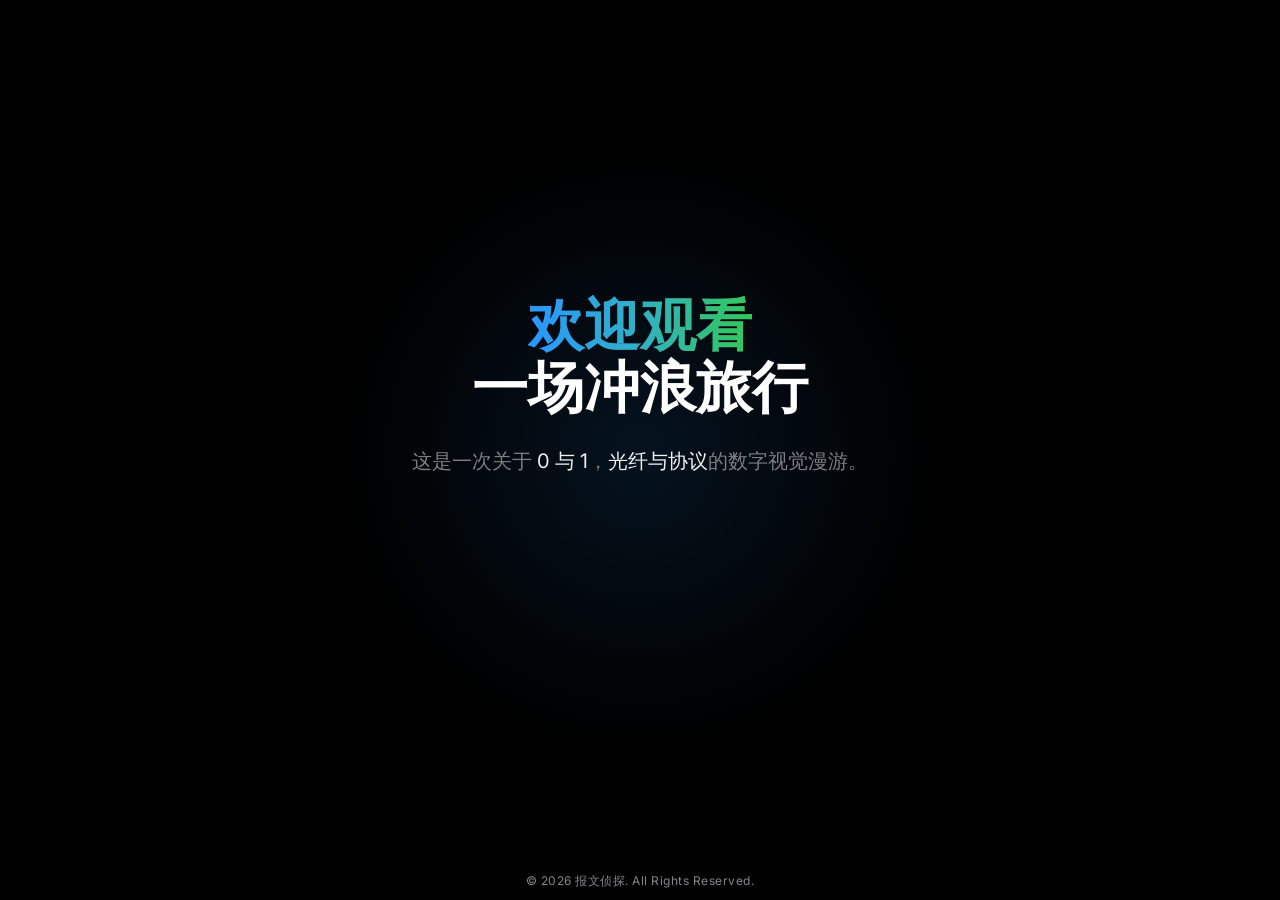
<file: index.html>
<!DOCTYPE html>
<html lang="zh-CN">
<head>
    <meta charset="UTF-8">
    <meta name="viewport" content="width=device-width, initial-scale=1.0">
    <title>一场冲浪旅行的起点 | 毕业设计展</title>
    <link href="https://fonts.googleapis.com/css2?family=Inter:wght@300;500;800&display=swap" rel="stylesheet">
    <link rel="stylesheet" href="css/style.css">
    <script src="https://cdnjs.cloudflare.com/ajax/libs/gsap/3.12.2/gsap.min.js"></script>
    <style>
        * {
            margin: 0;
            padding: 0;
            box-sizing: border-box;
        }

        body {
            min-height: 100vh;
            background: #000;
            color: #fff;
            font-family: 'Inter', -apple-system, sans-serif;
            overflow-x: hidden;
        }

        .ambient-glow {
            position: fixed;
            width: 600px;
            height: 600px;
            background: radial-gradient(circle, rgba(41, 151, 255, 0.12) 0%, rgba(0,0,0,0) 70%);
            top: 50%;
            left: 50%;
            transform: translate(-50%, -50%);
            pointer-events: none;
            z-index: 0;
        }

        .wrapper {
            position: relative;
            z-index: 1;
            min-height: 100vh;
            padding: 20px;
            padding-bottom: 150px;
            display: flex;
            flex-direction: column;
            align-items: center;
            justify-content: center;
        }

        .hero-content {
            text-align: center;
            max-width: 600px;
            padding: 0 20px;
        }

        .hero-title {
            font-size: 3.5rem;
            font-weight: 800;
            line-height: 1.1;
            margin-bottom: 1.5rem;
        }

        .gradient-text {
            background: linear-gradient(90deg,
                #2997ff 0%, #30b0c7 16%, #34c759 33%,
                #5ac8fa 50%, #ff9500 66%, #2997ff 83%, #30b0c7 100%);
            -webkit-background-clip: text;
            -webkit-text-fill-color: transparent;
            background-clip: text;
            background-size: 300% 100%;
            animation: gradientShift 6s ease-in-out infinite;
        }

        /* 渐变颜色流畅切换动画 - 通过移动背景位置实现 */
        @keyframes gradientShift {
            0%, 100% {
                background-position: 0% 0%;
            }
            50% {
                background-position: 100% 0%;
            }
        }

        .sub-hero {
            color: #fff;
        }

        .hero-title {
            font-size: 3.5rem;
            font-weight: 800;
            line-height: 1.1;
            margin-bottom: 1.5rem;
        }

        .hero-desc {
            font-size: 1.25rem;
            color: #86868b;
            line-height: 1.6;
            font-weight: 300;
            max-width: 480px;
            margin: 0 auto;
        }

        /* 第一个整体的浮动动画 - 向上浮动 */
        @keyframes floatUpDown {
            0%, 100% {
                transform: translateY(0);
            }
            50% {
                transform: translateY(-8px);
            }
        }

        /* 第二个整体的浮动动画 - 向下浮动，与第一个错开相位避免相撞 */
        @keyframes floatUpDown2 {
            0%, 100% {
                transform: translateY(0);
            }
            50% {
                transform: translateY(8px);
            }
        }

        /* 入场动画完成后启用浮动动画 */
        .hero-title.float-active {
            animation: floatUpDown 4s ease-in-out infinite;
        }

        .hero-desc.float-active {
            animation: floatUpDown2 4s ease-in-out infinite;
        }

        .highlight {
            color: #fff;
            font-weight: 400;
        }

        /* 下一步按钮 */
        .next-arrow-btn {
            position: fixed;
            bottom: 50px;
            left: 50%;
            transform: translateX(-50%);
            display: flex;
            align-items: center;
            gap: 8px;
            background: rgba(20, 20, 20, 0.85);
            padding: 12px 24px;
            border-radius: 30px;
            backdrop-filter: blur(15px);
            border: 1px solid rgba(255, 255, 255, 0.1);
            color: #2997ff;
            text-decoration: none;
            font-size: 0.9rem;
            z-index: 100;
            width: max-content;
            white-space: nowrap;
        }

        .next-arrow-btn:hover {
            background: rgba(41, 151, 255, 0.15);
            border-color: #2997ff;
        }

        .next-arrow-btn svg {
            width: 20px;
            height: 20px;
            animation: bounceDown 2s ease-in-out infinite;
        }

        @keyframes bounceDown {
            0%, 20%, 50%, 80%, 100% {
                transform: translateY(0);
            }
            40% {
                transform: translateY(4px);
            }
            60% {
                transform: translateY(2px);
            }
        }

        /* 页脚 */
        .footer {
            position: fixed;
            bottom: 0;
            left: 0;
            width: 100%;
            padding: 0.6rem 0;
            text-align: center;
            font-size: 0.75rem;
            color: #86868b;
            background: rgba(0, 0, 0, 0.3);
            z-index: 50;
        }

        /* 移动端适配 */
        @media (max-width: 768px) {
            .wrapper {
                padding: 15px;
                padding-bottom: 140px;
            }

            .hero-title {
                font-size: 2.2rem;
            }

            .hero-desc {
                font-size: 1rem;
            }

            .next-arrow-btn {
                bottom: 40px;
                padding: 10px 20px;
                font-size: 0.85rem;
            }
        }
    </style>
</head>
<body>
    <div class="ambient-glow"></div>

    <div class="wrapper">
        <div class="hero-content">
            <h1 class="hero-title">
                <span class="gradient-text">欢迎观看</span><br>
                <span class="sub-hero">一场冲浪旅行</span>
            </h1>
            <p class="hero-desc">
                这是一次关于 <span class="highlight">0 与 1</span>，<span class="highlight">光纤与协议</span>的数字视觉漫游。
            </p>
        </div>
    </div>

    <a href="about.html" class="next-arrow-btn">
        <svg width="24" height="24" viewBox="0 0 24 24" fill="none" xmlns="http://www.w3.org/2000/svg">
            <path d="M12 4V20M12 20L5 13M12 20L19 13" stroke="currentColor" stroke-width="2" stroke-linecap="round" stroke-linejoin="round"/>
        </svg>
        <span>点击开启旅程</span>
    </a>

    <footer class="footer">
        <p>&copy; 2026 报文侦探. All Rights Reserved.</p>
    </footer>

    <script>
        window.addEventListener('DOMContentLoaded', () => {
            const tl = gsap.timeline();

            tl.from(".hero-title", {
                duration: 1.2,
                y: 50,
                opacity: 0,
                ease: "power4.out"
            })
            .from(".hero-desc", {
                duration: 1,
                y: 30,
                opacity: 0,
                ease: "power3.out"
            }, "-=0.5")
            .from(".next-arrow-btn", {
                duration: 0.8,
                opacity: 0,
                y: 20,
                ease: "power2.out"
            }, "-=0.3")
            .add(() => {
                // 入场动画完成后启用浮动呼吸动画
                document.querySelector('.hero-title').classList.add('float-active');
                document.querySelector('.hero-desc').classList.add('float-active');
            });
        });
    </script>
</body>
</html>
</file>
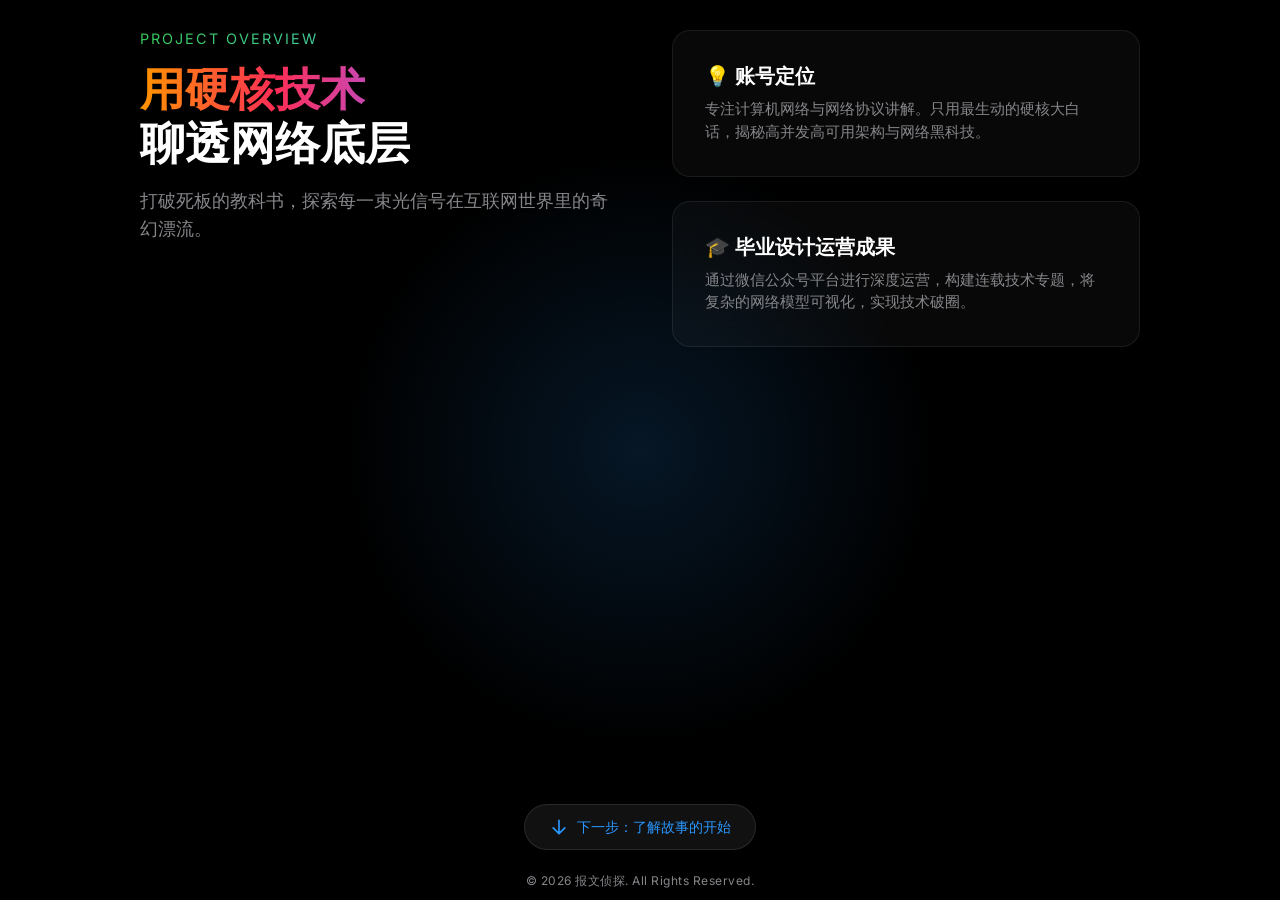
<file: about.html>
<!DOCTYPE html>
<html lang="zh-CN">
<head>
    <meta charset="UTF-8">
    <meta name="viewport" content="width=device-width, initial-scale=1.0">
    <title>关于我与公众号 | 毕业设计展</title>
    <link href="https://fonts.googleapis.com/css2?family=Inter:wght@300;500;800&display=swap" rel="stylesheet">
    <link rel="stylesheet" href="css/style.css">
    <script src="https://cdnjs.cloudflare.com/ajax/libs/gsap/3.12.2/gsap.min.js"></script>
    <style>
        * {
            margin: 0;
            padding: 0;
            box-sizing: border-box;
        }

        body {
            min-height: 100vh;
            background: #000;
            color: #fff;
            font-family: 'Inter', -apple-system, sans-serif;
            overflow-x: hidden;
        }

        .ambient-glow {
            position: fixed;
            width: 600px;
            height: 600px;
            background: radial-gradient(circle, rgba(41, 151, 255, 0.15) 0%, rgba(0,0,0,0) 70%);
            top: 50%;
            left: 50%;
            transform: translate(-50%, -50%);
            pointer-events: none;
            z-index: 0;
        }

        .wrapper {
            position: relative;
            z-index: 1;
            min-height: 100vh;
            padding: 20px;
            padding-bottom: 150px;
        }

        .content {
            max-width: 1000px;
            margin: 0 auto;
            display: grid;
            grid-template-columns: 1fr 1fr;
            gap: 4rem;
            align-items: start;
            padding-top: 10px;
        }

        .left-section {
            text-align: left;
        }

        .brand-tag {
            font-size: 0.9rem;
            text-transform: uppercase;
            letter-spacing: 2px;
            margin-bottom: 1rem;
            background: linear-gradient(90deg,
                #34c759 0%, #5ac8fa 25%, #ff9500 50%,
                #30b0c7 75%, #34c759 100%);
            -webkit-background-clip: text;
            -webkit-text-fill-color: transparent;
            background-clip: text;
            background-size: 400% 100%;
            animation: brandGradient 8s ease-in-out infinite;
        }

        @keyframes brandGradient {
            0%, 100% {
                background-position: 0% 0%;
            }
            50% {
                background-position: 100% 0%;
            }
        }

        .main-title {
            font-size: 2.8rem;
            font-weight: 800;
            line-height: 1.2;
            margin-bottom: 1rem;
        }

        .main-title .gradient-text {
            background: linear-gradient(90deg,
                #ff9500 0%, #ff2d55 20%, #af52de 40%,
                #2997ff 60%, #30b0c7 80%, #ff9500 100%);
            -webkit-background-clip: text;
            -webkit-text-fill-color: transparent;
            background-clip: text;
            background-size: 300% 100%;
            animation: titleGradient 6s ease-in-out infinite;
        }

        @keyframes titleGradient {
            0%, 100% {
                background-position: 100% 0%;
            }
            50% {
                background-position: 0% 0%;
            }
        }

        .main-title .sub-title {
            color: #fff;
        }

        .description {
            font-size: 1.1rem;
            color: #86868b;
            line-height: 1.6;
        }

        .right-section {
            display: flex;
            flex-direction: column;
            gap: 1.5rem;
        }

        .info-card {
            background: rgba(255, 255, 255, 0.03);
            border: 1px solid rgba(255, 255, 255, 0.08);
            border-radius: 18px;
            padding: 2rem;
            text-align: left;
            backdrop-filter: blur(20px);
        }

        .info-card h3 {
            font-size: 1.25rem;
            margin-bottom: 0.5rem;
            color: #fff;
            font-weight: 600;
        }

        .info-card p {
            color: #86868b;
            font-size: 0.95rem;
            line-height: 1.5;
        }

        .next-arrow-btn {
            position: fixed;
            bottom: 50px;
            left: 50%;
            transform: translateX(-50%);
            display: flex;
            align-items: center;
            gap: 8px;
            background: rgba(20, 20, 20, 0.85);
            padding: 12px 24px;
            border-radius: 30px;
            backdrop-filter: blur(15px);
            border: 1px solid rgba(255, 255, 255, 0.1);
            color: #2997ff;
            text-decoration: none;
            font-size: 0.9rem;
            z-index: 100;
        }

        .next-arrow-btn svg {
            width: 20px;
            height: 20px;
        }

        .footer {
            position: fixed;
            bottom: 0;
            left: 0;
            width: 100%;
            padding: 0.6rem 0;
            text-align: center;
            font-size: 0.75rem;
            color: #86868b;
            background: rgba(0, 0, 0, 0.3);
            z-index: 50;
        }

        /* 移动端适配 */
        @media (max-width: 768px) {
            .wrapper {
                padding: 15px;
                padding-bottom: 140px;
            }

            .content {
                grid-template-columns: 1fr;
                gap: 2rem;
                padding-top: 5px;
            }

            .left-section {
                text-align: center;
            }

            .main-title {
                font-size: 2rem;
            }

            .description {
                font-size: 0.95rem;
            }

            .info-card {
                padding: 1.5rem;
            }

            .next-arrow-btn {
                bottom: 40px;
                padding: 10px 20px;
                font-size: 0.85rem;
            }
        }
    </style>
</head>
<body>
    <div class="ambient-glow"></div>

    <div class="wrapper">
        <div class="content">
            <div class="left-section">
                <div class="brand-tag">Project Overview</div>
                <h1 class="main-title">
                    <span class="gradient-text">用硬核技术</span><br>
                    <span class="sub-title">聊透网络底层</span>
                </h1>
                <p class="description">打破死板的教科书，探索每一束光信号在互联网世界里的奇幻漂流。</p>
            </div>

            <div class="right-section">
                <div class="info-card">
                    <h3>💡 账号定位</h3>
                    <p>专注计算机网络与网络协议讲解。只用最生动的硬核大白话，揭秘高并发高可用架构与网络黑科技。</p>
                </div>
                <div class="info-card">
                    <h3>🎓 毕业设计运营成果</h3>
                    <p>通过微信公众号平台进行深度运营，构建连载技术专题，将复杂的网络模型可视化，实现技术破圈。</p>
                </div>
            </div>
        </div>
    </div>

    <a href="journey.html" class="next-arrow-btn">
        <svg width="24" height="24" viewBox="0 0 24 24" fill="none" xmlns="http://www.w3.org/2000/svg">
            <path d="M12 4V20M12 20L5 13M12 20L19 13" stroke="currentColor" stroke-width="2" stroke-linecap="round" stroke-linejoin="round"/>
        </svg>
        <span>下一步：了解故事的开始</span>
    </a>

    <footer class="footer">
        <p>&copy; 2026 报文侦探. All Rights Reserved.</p>
    </footer>

    <script>
        window.addEventListener('DOMContentLoaded', () => {
            gsap.from(".left-section", { duration: 1, x: -50, opacity: 0, ease: "power3.out" });
            gsap.from(".info-card", { duration: 1, x: 50, opacity: 0, stagger: 0.2, ease: "power3.out" });
        });
    </script>
</body>
</html>
</file>
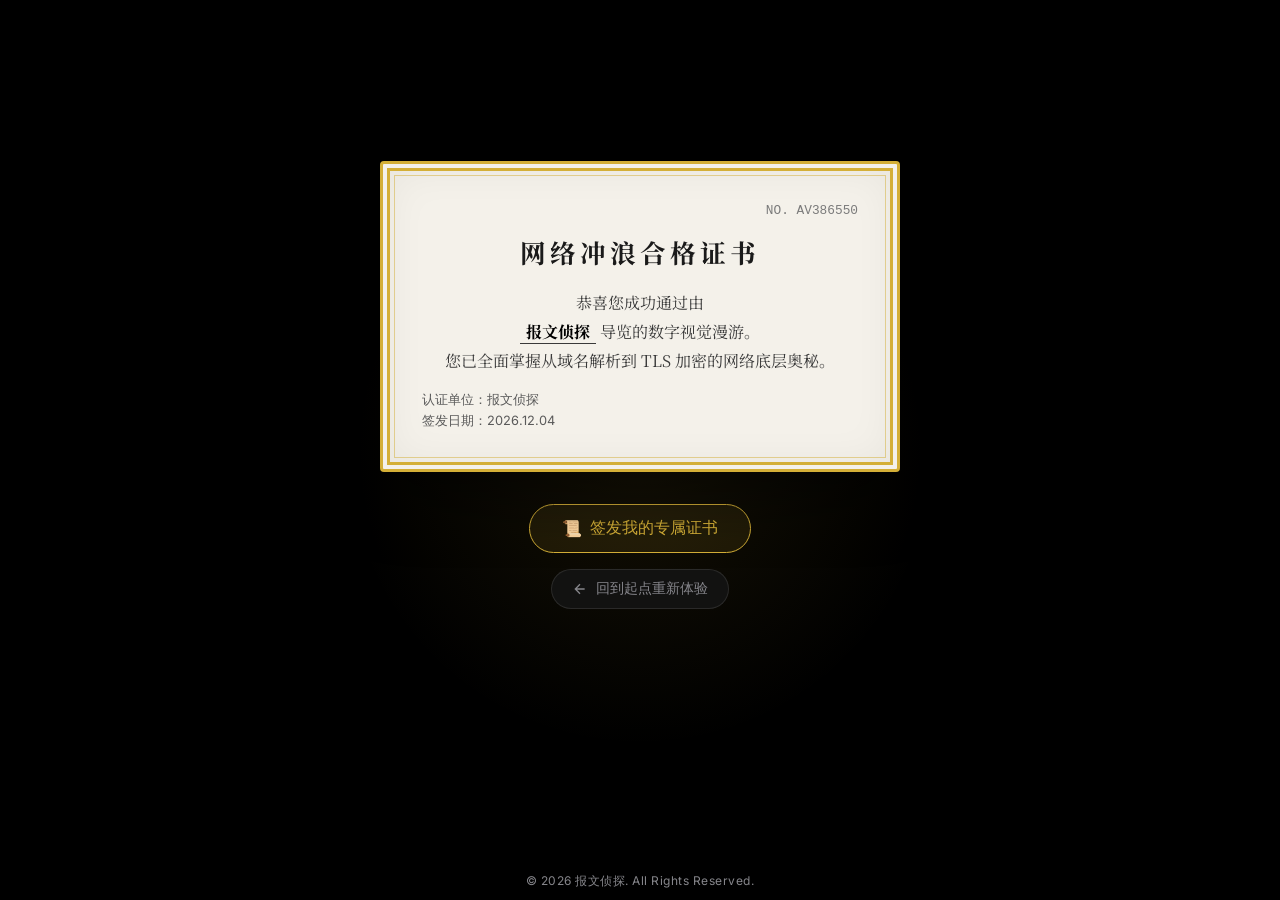
<file: certificate.html>
<!DOCTYPE html>
<html lang="zh-CN">
<head>
    <meta charset="UTF-8">
    <meta name="viewport" content="width=device-width, initial-scale=1.0">
    <title>荣获证书 | 毕业设计展</title>
    <link href="https://fonts.googleapis.com/css2?family=Cinzel:wght@700&family=Noto+Serif+SC:wght@600&family=Inter:wght@300;500&display=swap" rel="stylesheet">
    <link rel="stylesheet" href="css/style.css">
    <script src="https://cdnjs.cloudflare.com/ajax/libs/gsap/3.12.2/gsap.min.js"></script>
    <style>
        * {
            margin: 0;
            padding: 0;
            box-sizing: border-box;
        }

        body {
            min-height: 100vh;
            background: #000;
            color: #fff;
            font-family: 'Inter', -apple-system, sans-serif;
            overflow-x: hidden;
        }

        .ambient-glow {
            position: fixed;
            width: 600px;
            height: 600px;
            background: radial-gradient(circle, rgba(212, 175, 55, 0.1) 0%, rgba(0,0,0,0) 70%);
            top: 50%;
            left: 50%;
            transform: translate(-50%, -50%);
            pointer-events: none;
            z-index: 0;
        }

        .wrapper {
            position: relative;
            z-index: 1;
            min-height: 100vh;
            padding: 20px;
            padding-bottom: 150px;
            display: flex;
            flex-direction: column;
            align-items: center;
            justify-content: center;
        }

        /* 证书卡片 */
        .certificate-card {
            background: #f4f1ea;
            color: #2c2c2c;
            width: 100%;
            max-width: 520px;
            padding: 2rem;
            border-radius: 4px;
            box-shadow: 0 30px 60px rgba(0, 0, 0, 0.4), inset 0 0 40px rgba(0, 0, 0, 0.05);
            position: relative;
            border: 10px double #d4af37;
            display: flex;
            flex-direction: column;
            gap: 1rem;
            opacity: 0;
            transform: scale(0.9) translateY(20px);
        }

        /* 证书装饰边框 */
        .certificate-card::before {
            content: '';
            position: absolute;
            top: 4px;
            left: 4px;
            right: 4px;
            bottom: 4px;
            border: 1px solid rgba(212, 175, 55, 0.5);
            pointer-events: none;
        }

        .cert-no {
            font-family: 'Courier New', monospace;
            font-size: 0.8rem;
            color: #7a7a7a;
            text-align: right;
        }

        .cert-title {
            font-family: 'Cinzel', 'Noto Serif SC', serif;
            font-size: 1.6rem;
            color: #1a1a1a;
            letter-spacing: 4px;
            text-align: center;
            font-weight: 700;
        }

        .cert-body {
            text-align: center;
            font-family: 'Noto Serif SC', serif;
            font-size: 1rem;
            line-height: 1.8;
            color: #3a3a3a;
        }

        .cert-body strong {
            color: #000;
            border-bottom: 1px solid #3a3a3a;
            padding: 0 6px;
        }

        /* 证书底部信息 - 分开两行 */
        .cert-footer {
            display: flex;
            flex-direction: column;
            gap: 0.3rem;
            font-size: 0.8rem;
            color: #5a5a5a;
            align-items: flex-start;
        }

/* 公章样式 */
        .official-seal {
            position: absolute;
            right: 30px;
            bottom: 25px;
            width: 85px;
            height: 85px;
            border: 3px double #FF0000;
            border-radius: 50%;
            color: #FF0000;
            font-family: 'Noto Serif SC', serif;
            font-weight: bold;
            display: flex;
            justify-content: center;
            align-items: center;
            text-align: center;
            transform: scale(3) rotate(-15deg);
            opacity: 0;
            mix-blend-mode: multiply;
            pointer-events: none;
        }

        .seal-inner {
            width: 100%;
            height: 100%;
            position: relative;
            display: flex;
            flex-direction: column;
            justify-content: center;
            align-items: center;
            gap: 2px;
        }

        .seal-text-top {
            font-size: 0.75rem;
            letter-spacing: 1px;
        }

        .seal-star {
            font-size: 1.5rem;
        }

        .seal-text-bottom {
            font-size: 0.7rem;
        }

        /* 签发按钮 */
        .grant-btn {
            margin-top: 2rem;
            background: rgba(212, 175, 55, 0.1);
            border: 1px solid #d4af37;
            color: #d4af37;
            padding: 0.8rem 2rem;
            border-radius: 25px;
            cursor: pointer;
            font-size: 1rem;
            transition: all 0.3s ease;
            display: flex;
            align-items: center;
            gap: 0.5rem;
        }

        .grant-btn:hover {
            background: rgba(212, 175, 55, 0.2);
            box-shadow: 0 0 20px rgba(212, 175, 55, 0.3);
        }

        .grant-btn:disabled {
            opacity: 0.5;
            cursor: not-allowed;
        }

        /* 返回按钮 */
        .back-btn {
            margin-top: 1rem;
            display: flex;
            align-items: center;
            gap: 8px;
            background: rgba(20, 20, 20, 0.85);
            padding: 10px 20px;
            border-radius: 25px;
            backdrop-filter: blur(15px);
            border: 1px solid rgba(255, 255, 255, 0.1);
            color: #86868b;
            text-decoration: none;
            font-size: 0.85rem;
            width: max-content;
            white-space: nowrap;
        }

        .back-btn:hover {
            color: #fff;
            border-color: rgba(255, 255, 255, 0.3);
        }

        .back-btn svg {
            width: 16px;
            height: 16px;
        }

        /* 页脚 */
        .footer {
            position: fixed;
            bottom: 0;
            left: 0;
            width: 100%;
            padding: 0.6rem 0;
            text-align: center;
            font-size: 0.75rem;
            color: #86868b;
            background: rgba(0, 0, 0, 0.3);
            z-index: 50;
        }

        /* 移动端适配 */
        @media (max-width: 768px) {
            .wrapper {
                padding: 15px;
                padding-bottom: 140px;
            }

            .certificate-card {
                max-width: 320px;
                padding: 1.5rem;
                border-width: 8px;
            }

            .cert-title {
                font-size: 1.3rem;
                letter-spacing: 2px;
            }

            .cert-body {
                font-size: 0.9rem;
                line-height: 1.6;
            }

            .cert-footer {
                font-size: 0.7rem;
            }

            .official-seal {
                width: 70px;
                height: 70px;
                right: 20px;
                bottom: 20px;
            }

            .seal-text-top {
                font-size: 0.6rem;
            }

            .seal-star {
                font-size: 1.2rem;
            }

            .seal-text-bottom {
                font-size: 0.55rem;
            }

            .grant-btn {
                padding: 0.7rem 1.5rem;
                font-size: 0.9rem;
            }

            .back-btn {
                padding: 8px 16px;
                font-size: 0.8rem;
            }
        }
    </style>
</head>
<body>
    <div class="ambient-glow"></div>

    <div class="wrapper">
        <div class="certificate-card" id="certificateCard">
            <div class="cert-no">NO. <span id="serialNumber">加载中...</span></div>

            <div class="cert-title">网络冲浪合格证书</div>

            <div class="cert-body">
                恭喜您成功通过由<br>
                <strong>报文侦探</strong> 导览的数字视觉漫游。<br>
                您已全面掌握从域名解析到 TLS 加密的网络底层奥秘。
            </div>

            <div class="cert-footer">
                <div>认证单位：报文侦探</div>
                <div>签发日期：<span id="currentDate">加载中...</span></div>
            </div>

            <div class="official-seal" id="stamp">
                <div class="seal-inner">
                    <span class="seal-text-top">报文侦探</span>
                    <span class="seal-star">★</span>
                    <span class="seal-text-bottom">认证</span>
                </div>
            </div>
        </div>

        <button class="grant-btn" id="grantBtn" onclick="grantCertificate()">
            <span>📜</span>
            <span>签发我的专属证书</span>
        </button>

        <a href="index.html" class="back-btn">
            <svg viewBox="0 0 24 24" fill="none" stroke="currentColor" stroke-width="2">
                <path d="M19 12H5M12 19l-7-7 7-7"/>
            </svg>
            <span>回到起点重新体验</span>
        </a>
    </div>

    <footer class="footer">
        <p>&copy; 2026 报文侦探. All Rights Reserved.</p>
    </footer>

    <script>
        // 生成证书编号：2位大写字母 + 6位数字
        function generateSerialNumber() {
            const letters = 'ABCDEFGHIJKLMNOPQRSTUVWXYZ';
            const letter1 = letters[Math.floor(Math.random() * letters.length)];
            const letter2 = letters[Math.floor(Math.random() * letters.length)];
            const numbers = String(Math.floor(Math.random() * 1000000)).padStart(6, '0');
            return letter1 + letter2 + numbers;
        }

        // 获取实际日期
        function getCurrentDate() {
            const now = new Date();
            const year = now.getFullYear();
            const month = String(now.getMonth() + 1).padStart(2, '0');
            const day = String(now.getDate()).padStart(2, '0');
            return `${year}.${month}.${day}`;
        }

        // 页面加载时初始化
        window.addEventListener('DOMContentLoaded', () => {
            // 设置证书编号
            document.getElementById('serialNumber').textContent = generateSerialNumber();

            // 设置签发日期
            document.getElementById('currentDate').textContent = getCurrentDate();

            // 证书卡片淡入动画
            gsap.to("#certificateCard", {
                opacity: 1,
                scale: 1,
                y: 0,
                duration: 1,
                ease: "power4.out"
            });
        });

        // 签发证书 - 公章砸下动画
        function grantCertificate() {
            const stamp = document.getElementById('stamp');
            const btn = document.getElementById('grantBtn');

            // 禁用按钮
            btn.disabled = true;
            gsap.to(btn, { opacity: 0.5, duration: 0.3 });

            // 公章砸下动画
            const tl = gsap.timeline();

            tl.to(stamp, {
                opacity: 0.85,
                scale: 1,
                rotation: -10,
                duration: 0.3,
                ease: "power2.in"
            })
            .to("#certificateCard", {
                y: 3,
                duration: 0.05,
                yoyo: true,
                repeat: 1
            })
            .to(stamp, {
                scale: 1.03,
                duration: 0.05
            })
            .to(stamp, {
                scale: 1,
                duration: 0.05
            });
        }
    </script>
</body>
</html>
</file>
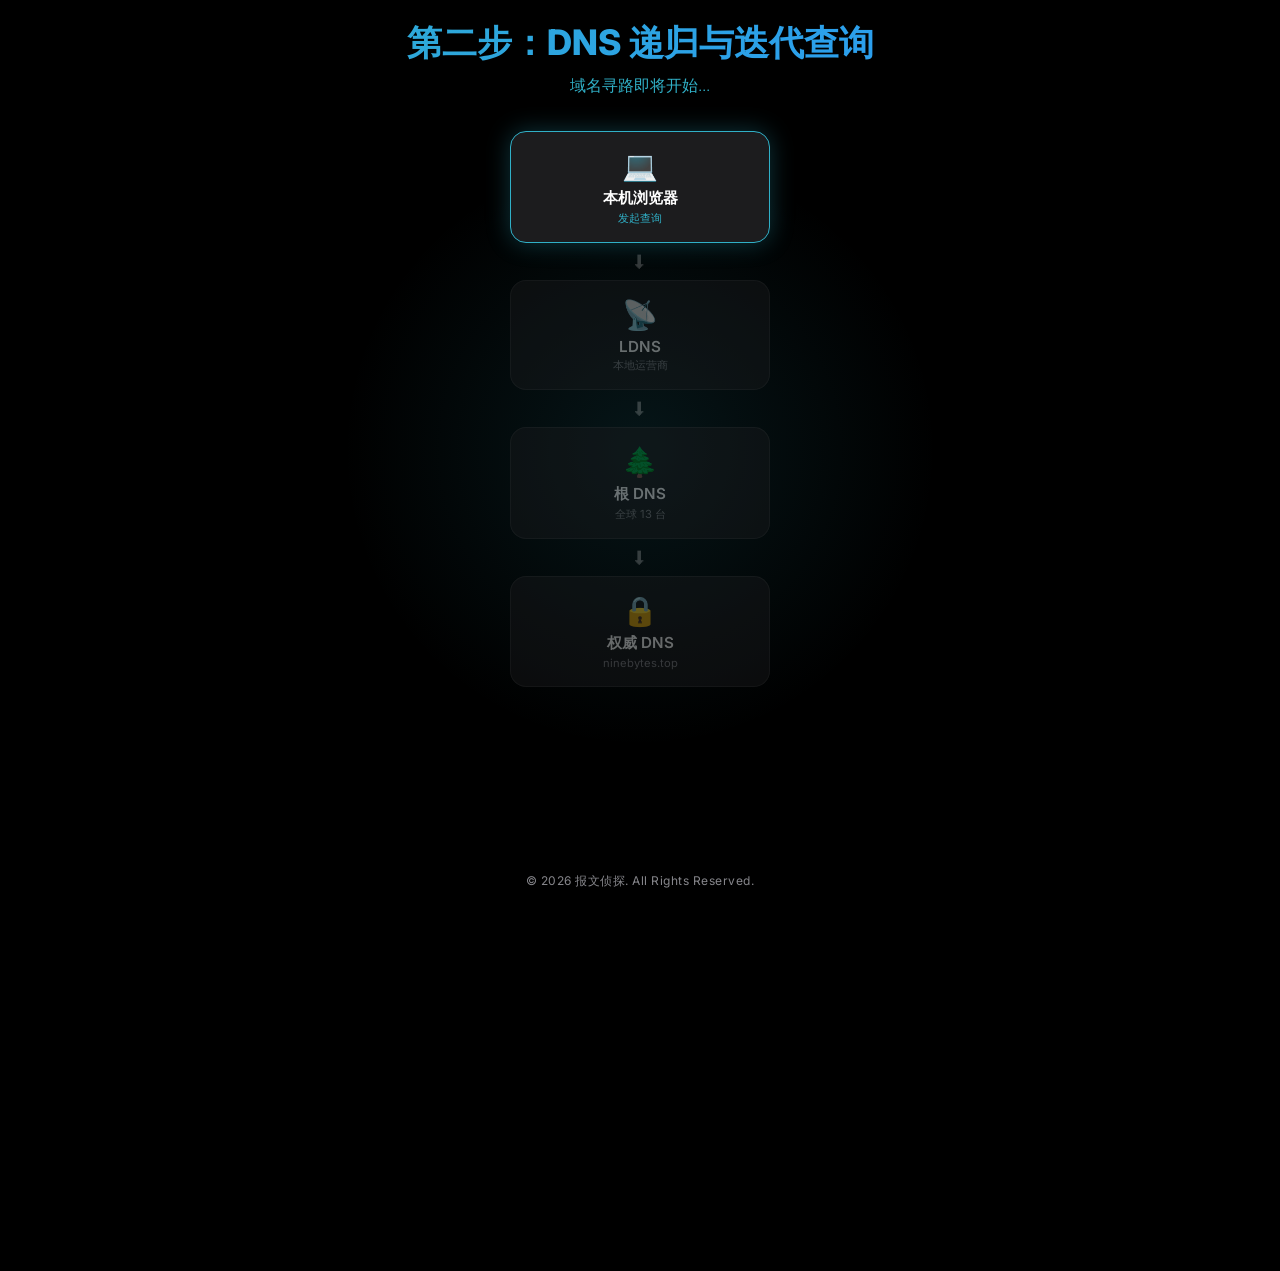
<file: dns.html>
<!DOCTYPE html>
<html lang="zh-CN">
<head>
    <meta charset="UTF-8">
    <meta name="viewport" content="width=device-width, initial-scale=1.0">
    <title>DNS 寻路漫游 | 毕业设计展</title>
    <link href="https://fonts.googleapis.com/css2?family=Inter:wght@300;500;800&display=swap" rel="stylesheet">
    <link rel="stylesheet" href="css/style.css">
    <script src="https://cdnjs.cloudflare.com/ajax/libs/gsap/3.12.2/gsap.min.js"></script>
    <style>
        * {
            margin: 0;
            padding: 0;
            box-sizing: border-box;
        }

        body {
            min-height: 100vh;
            background: #000;
            color: #fff;
            font-family: 'Inter', -apple-system, sans-serif;
            overflow-x: hidden;
        }

        .ambient-glow {
            position: fixed;
            width: 600px;
            height: 600px;
            background: radial-gradient(circle, rgba(48, 176, 199, 0.12) 0%, rgba(0,0,0,0) 70%);
            top: 50%;
            left: 50%;
            transform: translate(-50%, -50%);
            pointer-events: none;
            z-index: 0;
        }

        .wrapper {
            position: relative;
            z-index: 1;
            min-height: 100vh;
            padding: 20px;
            padding-bottom: 150px;
        }

        .header {
            text-align: center;
            margin-bottom: 2rem;
        }

        .page-title {
            font-size: 2.2rem;
            font-weight: 800;
            margin-bottom: 0.5rem;
            background: linear-gradient(135deg, #30b0c7 0%, #2997ff 100%);
            -webkit-background-clip: text;
            -webkit-text-fill-color: transparent;
            background-clip: text;
        }

        .status-text {
            font-size: 1rem;
            color: #30b0c7;
            font-weight: 300;
            min-height: 1.5rem;
        }

        .status-text.success {
            color: #34c759;
        }

/* DNS 流程展示 */
        .dns-flow {
            max-width: 400px;
            margin: 0 auto;
            display: flex;
            flex-direction: column;
            align-items: center;
            gap: 0;
        }

        .flow-row {
            display: flex;
            flex-direction: column;
            align-items: center;
            width: 100%;
        }

        .flow-row.reverse {
            flex-direction: column;
        }

        .dns-node {
            background: #1c1c1e;
            border: 1px solid rgba(255, 255, 255, 0.1);
            border-radius: 16px;
            padding: 1rem 1.2rem;
            text-align: center;
            width: 100%;
            max-width: 260px;
            transition: all 0.4s cubic-bezier(0.4, 0, 0.2, 1);
            opacity: 0.4;
        }

        .dns-node.active {
            opacity: 1;
            border-color: #30b0c7;
            box-shadow: 0 0 25px rgba(48, 176, 199, 0.3);
        }

        .node-icon {
            font-size: 1.8rem;
            margin-bottom: 0.3rem;
            display: block;
        }

        .node-name {
            font-size: 0.95rem;
            font-weight: 600;
            color: #fff;
            margin-bottom: 0.15rem;
        }

        .node-info {
            font-size: 0.7rem;
            color: #86868b;
        }

        .dns-node.active .node-info {
            color: #30b0c7;
        }

        /* 箭头 - 竖版 */
        .flow-arrow {
            color: rgba(255, 255, 255, 0.2);
            font-size: 1.2rem;
            transition: all 0.4s ease;
            padding: 0.4rem 0;
        }

        .flow-arrow.active {
            color: #30b0c7;
        }

/* 返回路径 - 竖版 */
        .return-path {
            display: flex;
            flex-direction: column;
            align-items: center;
            gap: 0.3rem;
            margin-top: 0.5rem;
            margin-bottom: 1.5rem;
            opacity: 0;
            transition: opacity 0.5s ease;
            width: 100%;
        }

        .return-path.visible {
            opacity: 1;
        }

        .return-row {
            display: flex;
            align-items: center;
            gap: 1rem;
        }

        .dashed-line {
            width: 2px;
            height: 30px;
            background: repeating-linear-gradient(
                180deg,
                #30b0c7 0px,
                #30b0c7 6px,
                transparent 6px,
                transparent 12px
            );
        }

        /* 结果卡片 */
        .result-card {
            background: rgba(52, 199, 89, 0.1);
            border: 1px solid rgba(52, 199, 89, 0.3);
            border-radius: 16px;
            padding: 1.5rem 2rem;
            text-align: center;
            max-width: 400px;
            margin: 0 auto;
            opacity: 0;
            transform: translateY(20px);
        }

        .result-card.show {
            opacity: 1;
            transform: translateY(0);
        }

        .result-label {
            font-size: 0.8rem;
            color: #86868b;
            text-transform: uppercase;
            letter-spacing: 2px;
            margin-bottom: 0.5rem;
        }

        .result-ip {
            font-family: 'Courier New', monospace;
            font-size: 1.5rem;
            color: #34c759;
        }

        /* 下一步按钮 */
        .next-arrow-btn {
            position: fixed;
            bottom: 50px;
            left: 50%;
            transform: translateX(-50%);
            display: flex;
            align-items: center;
            gap: 8px;
            background: rgba(20, 20, 20, 0.85);
            padding: 12px 24px;
            border-radius: 30px;
            backdrop-filter: blur(15px);
            border: 1px solid rgba(255, 255, 255, 0.1);
            color: #30b0c7;
            text-decoration: none;
            font-size: 0.9rem;
            z-index: 100;
            width: max-content;
            white-space: nowrap;
            opacity: 0;
            pointer-events: none;
            transition: opacity 0.5s ease;
        }

        .next-arrow-btn.show {
            opacity: 1;
            pointer-events: auto;
        }

        .next-arrow-btn svg {
            width: 20px;
            height: 20px;
        }

        /* 页脚 */
        .footer {
            position: fixed;
            bottom: 0;
            left: 0;
            width: 100%;
            padding: 0.6rem 0;
            text-align: center;
            font-size: 0.75rem;
            color: #86868b;
            background: rgba(0, 0, 0, 0.3);
            z-index: 50;
        }

/* 移动端适配 */
        @media (max-width: 768px) {
            .wrapper {
                padding: 15px;
                padding-bottom: 140px;
            }

            .page-title {
                font-size: 1.4rem;
            }

            .status-text {
                font-size: 0.9rem;
            }

            .dns-flow {
                width: 100%;
                max-width: 300px;
            }

            .dns-node {
                padding: 0.8rem 1rem;
                max-width: 240px;
            }

            .node-icon {
                font-size: 1.5rem;
            }

            .node-name {
                font-size: 0.85rem;
            }

            .node-info {
                font-size: 0.65rem;
            }

            .flow-arrow {
                padding: 0.3rem 0;
                font-size: 1rem;
            }

            .result-ip {
                font-size: 1.2rem;
            }

            .next-arrow-btn {
                bottom: 40px;
                padding: 10px 20px;
                font-size: 0.85rem;
            }
        }
    </style>
</head>
<body>
    <div class="ambient-glow"></div>

    <div class="wrapper">
        <div class="header">
            <h1 class="page-title">第二步：DNS 递归与迭代查询</h1>
            <div class="status-text" id="statusText">域名寻路即将开始...</div>
        </div>

        <div class="dns-flow">
            <!-- 第一行：客户端 -> LDNS -> 根DNS -> 权威DNS -->
            <div class="flow-row">
                <div class="dns-node" id="node-client">
                    <span class="node-icon">💻</span>
                    <div class="node-name">本机浏览器</div>
                    <div class="node-info">发起查询</div>
                </div>
<div class="flow-arrow" id="arrow1">⬇</div>
                <div class="dns-node" id="node-ldns">
                    <span class="node-icon">📡</span>
                    <div class="node-name">LDNS</div>
                    <div class="node-info">本地运营商</div>
                </div>
                <div class="flow-arrow" id="arrow2">⬇</div>
                <div class="dns-node" id="node-root">
                    <span class="node-icon">🌲</span>
                    <div class="node-name">根 DNS</div>
                    <div class="node-info">全球 13 台</div>
                </div>
                <div class="flow-arrow" id="arrow3">⬇</div>
                <div class="dns-node" id="node-auth">
                    <span class="node-icon">🔒</span>
                    <div class="node-name">权威 DNS</div>
                    <div class="node-info">ninebytes.top</div>
                </div>
            </div>

<!-- 返回路径 -->
            <div class="return-path" id="returnPath">
                <div class="dashed-line"></div>
                <div class="return-row">
                    <div class="dns-node" id="node-auth-ret" style="opacity: 1; width: auto; padding: 0.6rem 1rem;">
                        <span style="font-size: 1.2rem;">🔒</span>
                        <div style="font-size: 0.7rem; color: #30b0c7;">返回结果</div>
                    </div>
                </div>
                <div class="dashed-line"></div>
                <div class="return-row">
                    <div class="dns-node" id="node-ldns-ret" style="opacity: 1; width: auto; padding: 0.6rem 1rem;">
                        <span style="font-size: 1.2rem;">📡</span>
                        <div style="font-size: 0.7rem; color: #30b0c7;">缓存结果</div>
                    </div>
                </div>
                <div class="dashed-line"></div>
                <div class="return-row">
                    <div class="dns-node" id="node-client-ret" style="opacity: 1; width: auto; padding: 0.6rem 1rem;">
                        <span style="font-size: 1.2rem;">💻</span>
                        <div style="font-size: 0.7rem; color: #34c759;">拿到 IP！</div>
                    </div>
                </div>
            </div>

            <!-- 结果卡片 -->
            <div class="result-card" id="resultCard">
                <div class="result-label">解析结果</div>
                <div class="result-ip" id="resultIP">加载中...</div>
            </div>
        </div>
    </div>

    <a href="tcp-ip.html" class="next-arrow-btn" id="nextBtn">
        <svg width="24" height="24" viewBox="0 0 24 24" fill="none" xmlns="http://www.w3.org/2000/svg">
            <path d="M12 4V20M12 20L5 13M12 20L19 13" stroke="currentColor" stroke-width="2" stroke-linecap="round" stroke-linejoin="round"/>
        </svg>
        <span>拿到IP了！下一步：TCP握手</span>
    </a>

    <footer class="footer">
        <p>&copy; 2026 报文侦探. All Rights Reserved.</p>
    </footer>

    <script>
// DNS 查询动画序列 - 每步约2.8秒
        const steps = [
            { node: 'node-client', status: '1. 本机浏览器发起 DNS 查询请求', delay: 1800 },
            { arrow: 'arrow1', delay: 1200 },
            { node: 'node-ldns', status: '2. LDNS 接收请求，缓存未命中', delay: 1800 },
            { arrow: 'arrow2', delay: 1200 },
            { node: 'node-root', status: '3. 根 DNS 指引查询路径', delay: 1800 },
            { arrow: 'arrow3', delay: 1200 },
            { node: 'node-auth', status: '4. 权威 DNS 返回解析结果', delay: 1800 },
            { node: null, status: '5. 解析成功！获得目标服务器 IP', delay: 1500 }
        ];

        let currentStep = 0;

        function runDNSStep() {
            if (currentStep >= steps.length) {
                // 动画完成，显示结果
                showResult();
                return;
            }

            const step = steps[currentStep];

            if (step.node) {
                document.querySelectorAll('.dns-node').forEach(n => n.classList.remove('active'));
                const nodeEl = document.getElementById(step.node);
                if (nodeEl) nodeEl.classList.add('active');
            }

            if (step.arrow) {
                const arrowIndex = step.arrow.replace('arrow', '');
                document.getElementById(step.arrow).classList.add('active');
            }

            if (step.status) {
                const statusText = document.getElementById('statusText');
                statusText.textContent = step.status;
                if (currentStep === steps.length - 1) {
                    statusText.classList.add('success');
                }
            }

            currentStep++;
            setTimeout(runDNSStep, step.delay);
        }

function showResult() {
            const returnPath = document.getElementById('returnPath');
            const resultCard = document.getElementById('resultCard');
            const nextBtn = document.getElementById('nextBtn');

// 显示返回路径
            returnPath.classList.add('visible');

            // 随机选择一个IP显示
            const ips = [
                '216.198.*.65',
                '64.29.*.65',
                '216.198.*.1',
                '64.29.*.1'
            ];
            const randomIP = ips[Math.floor(Math.random() * ips.length)];
            document.getElementById('resultIP').textContent = randomIP;

            // 延迟显示结果卡片
            setTimeout(() => {
                resultCard.classList.add('show');
            }, 1500);

            // 显示下一步按钮
            setTimeout(() => {
                nextBtn.classList.add('show');
            }, 2500);

            // 缓慢滑动到底部
            setTimeout(() => {
                window.scrollTo({
                    top: document.body.scrollHeight,
                    behavior: 'smooth'
                });
            }, 3000);
        }

        // 页面加载后开始动画
        window.addEventListener('DOMContentLoaded', () => {
            // 初始节点高亮
            document.getElementById('node-client').classList.add('active');

            // 延迟开始动画
            setTimeout(runDNSStep, 1500);
        });
    </script>
</body>
</html>
</file>
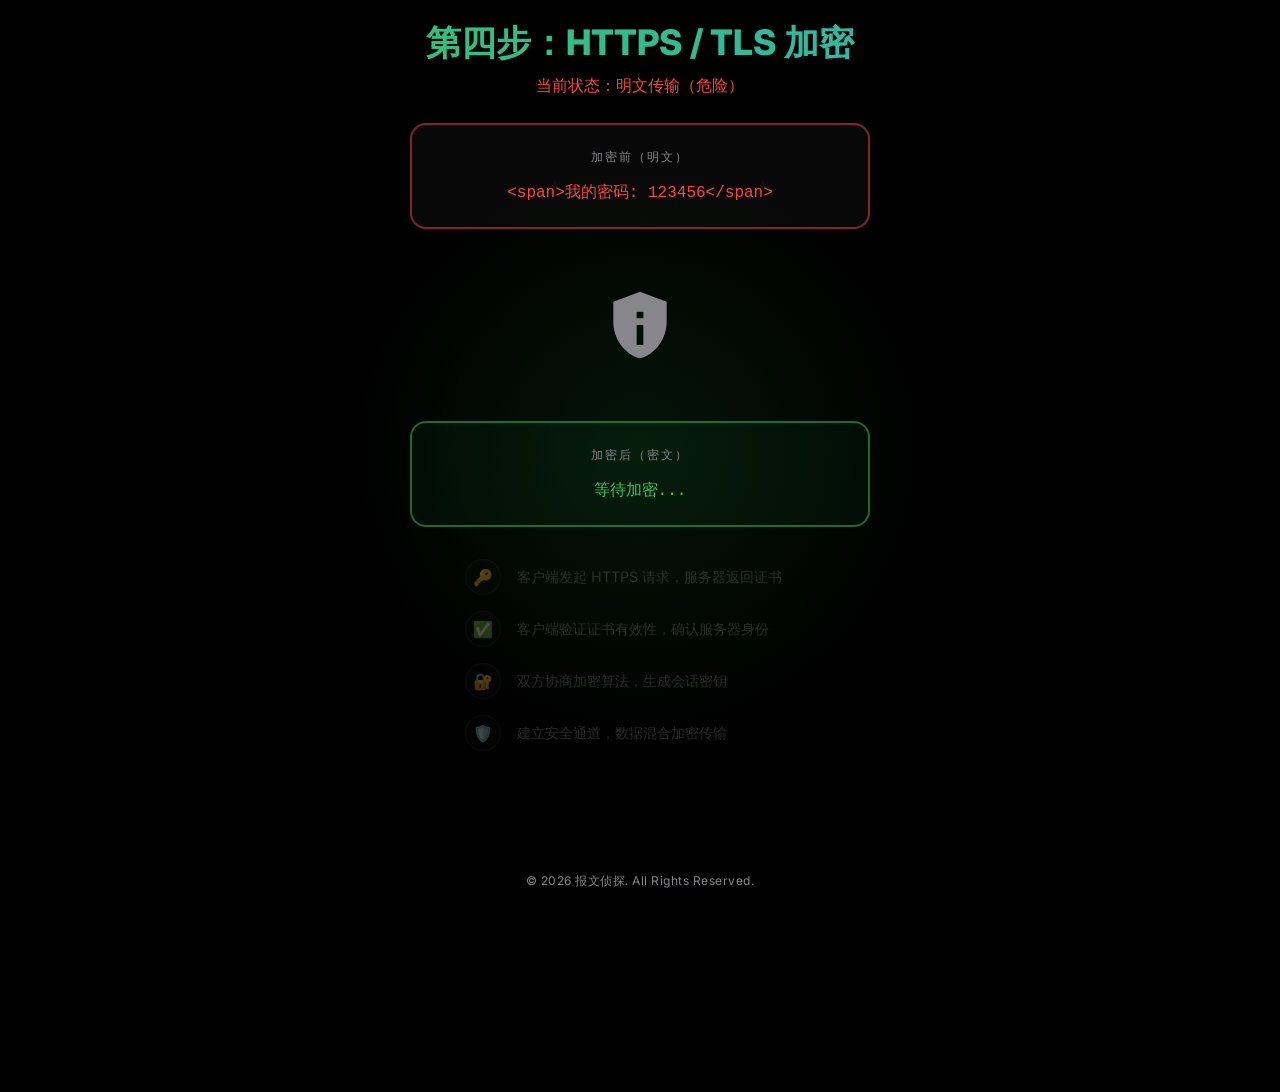
<file: https-tls.html>
<!DOCTYPE html>
<html lang="zh-CN">
<head>
    <meta charset="UTF-8">
    <meta name="viewport" content="width=device-width, initial-scale=1.0">
    <title>SSL/TLS 安全保障 | 毕业设计展</title>
    <link href="https://fonts.googleapis.com/css2?family=Inter:wght@300;500;800&display=swap" rel="stylesheet">
    <link rel="stylesheet" href="css/style.css">
    <script src="https://cdnjs.cloudflare.com/ajax/libs/gsap/3.12.2/gsap.min.js"></script>
    <style>
        * {
            margin: 0;
            padding: 0;
            box-sizing: border-box;
        }

        body {
            min-height: 100vh;
            background: #000;
            color: #fff;
            font-family: 'Inter', -apple-system, sans-serif;
            overflow-x: hidden;
        }

        .ambient-glow {
            position: fixed;
            width: 600px;
            height: 600px;
            background: radial-gradient(circle, rgba(52, 199, 89, 0.1) 0%, rgba(0,0,0,0) 70%);
            top: 50%;
            left: 50%;
            transform: translate(-50%, -50%);
            pointer-events: none;
            z-index: 0;
        }

        .wrapper {
            position: relative;
            z-index: 1;
            min-height: 100vh;
            padding: 20px;
            padding-bottom: 150px;
        }

        .header {
            text-align: center;
            margin-bottom: 1.5rem;
        }

        .page-title {
            font-size: 2.2rem;
            font-weight: 800;
            margin-bottom: 0.5rem;
            background: linear-gradient(135deg, #34c759 0%, #30b0c7 100%);
            -webkit-background-clip: text;
            -webkit-text-fill-color: transparent;
            background-clip: text;
        }

        .status-text {
            font-size: 1rem;
            color: #ff453a;
            font-weight: 300;
            min-height: 1.5rem;
        }

        .status-text.success {
            color: #34c759;
        }

        /* 加密展示区域 */
        .crypto-container {
            max-width: 500px;
            margin: 0 auto;
            padding: 0 20px;
        }

        /* 数据对比展示 */
        .data-comparison {
            display: flex;
            flex-direction: column;
            gap: 2rem;
            margin-bottom: 2rem;
        }

        .data-card {
            background: rgba(255, 255, 255, 0.03);
            border: 2px solid rgba(255, 255, 255, 0.1);
            border-radius: 16px;
            padding: 1.5rem;
            text-align: center;
            transition: all 0.5s ease;
        }

        .data-card.danger {
            border-color: rgba(255, 69, 58, 0.5);
        }

        .data-card.safe {
            border-color: rgba(52, 199, 89, 0.5);
            background: rgba(52, 199, 89, 0.05);
        }

        .card-label {
            font-size: 0.75rem;
            color: #86868b;
            text-transform: uppercase;
            letter-spacing: 2px;
            margin-bottom: 1rem;
        }

        .data-content {
            font-family: 'Courier New', monospace;
            font-size: 1rem;
            color: #ff453a;
            word-break: break-all;
            transition: color 0.5s ease;
        }

        .data-card.safe .data-content {
            color: #34c759;
        }

        /* 盾牌图标 */
        .shield-container {
            display: flex;
            justify-content: center;
            margin: 1.5rem 0;
        }

        .shield-icon {
            width: 80px;
            height: 80px;
            color: #86868b;
            transition: all 0.6s ease;
        }

        .shield-icon.active {
            color: #34c759;
            filter: drop-shadow(0 0 20px rgba(52, 199, 89, 0.5));
        }

        /* 加密步骤 */
        .crypto-steps {
            display: flex;
            flex-direction: column;
            gap: 1rem;
            max-width: 350px;
            margin: 0 auto;
        }

        .step-item {
            display: flex;
            align-items: center;
            gap: 1rem;
            opacity: 0.3;
            transition: all 0.4s ease;
        }

        .step-item.active {
            opacity: 1;
        }

        .step-icon {
            width: 36px;
            height: 36px;
            border-radius: 50%;
            background: rgba(255, 255, 255, 0.05);
            border: 1px solid rgba(255, 255, 255, 0.1);
            display: flex;
            align-items: center;
            justify-content: center;
            font-size: 1rem;
            flex-shrink: 0;
        }

        .step-item.active .step-icon {
            background: rgba(52, 199, 89, 0.2);
            border-color: #34c759;
        }

        .step-text {
            font-size: 0.9rem;
            color: #86868b;
            line-height: 1.4;
        }

        .step-item.active .step-text {
            color: #fff;
        }

        /* 结果卡片 */
        .result-card {
            background: rgba(52, 199, 89, 0.1);
            border: 1px solid rgba(52, 199, 89, 0.3);
            border-radius: 16px;
            padding: 1.5rem 2rem;
            text-align: center;
            max-width: 400px;
            margin: 2rem auto 0;
            opacity: 0;
            transform: translateY(20px);
        }

        .result-card.show {
            opacity: 1;
            transform: translateY(0);
        }

        .result-icon {
            font-size: 2.5rem;
            margin-bottom: 0.5rem;
        }

        .result-title {
            font-size: 1.1rem;
            font-weight: 600;
            color: #34c759;
            margin-bottom: 0.5rem;
        }

        .result-desc {
            font-size: 0.85rem;
            color: #86868b;
            line-height: 1.5;
        }

        /* 下一步按钮 */
        .next-arrow-btn {
            position: fixed;
            bottom: 50px;
            left: 50%;
            transform: translateX(-50%);
            display: flex;
            align-items: center;
            gap: 8px;
            background: rgba(20, 20, 20, 0.85);
            padding: 12px 24px;
            border-radius: 30px;
            backdrop-filter: blur(15px);
            border: 1px solid rgba(255, 255, 255, 0.1);
            color: #34c759;
            text-decoration: none;
            font-size: 0.9rem;
            z-index: 100;
            width: max-content;
            white-space: nowrap;
            opacity: 0;
            pointer-events: none;
            transition: opacity 0.5s ease;
        }

        .next-arrow-btn.show {
            opacity: 1;
            pointer-events: auto;
        }

        .next-arrow-btn:hover {
            background: rgba(52, 199, 89, 0.15);
            border-color: #34c759;
        }

        .next-arrow-btn svg {
            width: 20px;
            height: 20px;
        }

        /* 页脚 */
        .footer {
            position: fixed;
            bottom: 0;
            left: 0;
            width: 100%;
            padding: 0.6rem 0;
            text-align: center;
            font-size: 0.75rem;
            color: #86868b;
            background: rgba(0, 0, 0, 0.3);
            z-index: 50;
        }

        /* 移动端适配 */
        @media (max-width: 768px) {
            .wrapper {
                padding: 15px;
                padding-bottom: 140px;
            }

            .page-title {
                font-size: 1.4rem;
            }

            .status-text {
                font-size: 0.9rem;
            }

            .crypto-container {
                padding: 0 10px;
            }

            .data-card {
                padding: 1.2rem;
            }

            .data-content {
                font-size: 0.85rem;
            }

            .shield-icon {
                width: 60px;
                height: 60px;
            }

            .step-text {
                font-size: 0.8rem;
            }

            .result-card {
                padding: 1.2rem 1.5rem;
            }

            .result-desc {
                font-size: 0.8rem;
            }

            .next-arrow-btn {
                bottom: 40px;
                padding: 10px 20px;
                font-size: 0.85rem;
            }
        }
    </style>
</head>
<body>
    <div class="ambient-glow"></div>

    <div class="wrapper">
        <div class="header">
            <h1 class="page-title">第四步：HTTPS / TLS 加密</h1>
            <div class="status-text" id="statusText">当前状态：明文传输（危险）</div>
        </div>

        <div class="crypto-container">
            <!-- 数据对比 -->
            <div class="data-comparison">
                <div class="data-card danger" id="plainCard">
                    <div class="card-label">加密前（明文）</div>
                    <div class="data-content" id="plainData">
                        &lt;span&gt;我的密码: 123456&lt;/span&gt;
                    </div>
                </div>

                <div class="shield-container">
                    <svg class="shield-icon" id="shield" viewBox="0 0 24 24" fill="currentColor">
                        <path d="M12 2L4 5v6.09c0 5.05 3.41 9.76 8 10.91 4.59-1.15 8-5.86 8-10.91V5l-8-3zm-1 6h2v2h-2V8zm0 4h2v6h-2v-6z"/>
                    </svg>
                </div>

                <div class="data-card safe" id="encryptedCard">
                    <div class="card-label">加密后（密文）</div>
                    <div class="data-content" id="encryptedData">
                        等待加密...
                    </div>
                </div>
            </div>

            <!-- 加密步骤 -->
            <div class="crypto-steps">
                <div class="step-item" id="step1">
                    <div class="step-icon">🔑</div>
                    <div class="step-text">客户端发起 HTTPS 请求，服务器返回证书</div>
                </div>
                <div class="step-item" id="step2">
                    <div class="step-icon">✅</div>
                    <div class="step-text">客户端验证证书有效性，确认服务器身份</div>
                </div>
                <div class="step-item" id="step3">
                    <div class="step-icon">🔐</div>
                    <div class="step-text">双方协商加密算法，生成会话密钥</div>
                </div>
                <div class="step-item" id="step4">
                    <div class="step-icon">🛡️</div>
                    <div class="step-text">建立安全通道，数据混合加密传输</div>
                </div>
            </div>

            <!-- 结果卡片 -->
            <div class="result-card" id="resultCard">
                <div class="result-icon">🔒</div>
                <div class="result-title">安全连接已建立！</div>
                <div class="result-desc">非对称加密 + 对称加密，双重保护你的数据安全。</div>
            </div>
        </div>
    </div>

    <a href="certificate.html" class="next-arrow-btn" id="nextBtn">
        <svg width="24" height="24" viewBox="0 0 24 24" fill="none" xmlns="http://www.w3.org/2000/svg">
            <path d="M12 4V20M12 20L5 13M12 20L19 13" stroke="currentColor" stroke-width="2" stroke-linecap="round" stroke-linejoin="round"/>
        </svg>
        <span>点击领取你的冲浪证书</span>
    </a>

    <footer class="footer">
        <p>&copy; 2026 报文侦探. All Rights Reserved.</p>
    </footer>

    <script>
// TLS 加密动画序列 - 每步约2.8秒
        const steps = [
            { step: 'step1', status: '正在发起 HTTPS 安全请求...', delay: 1800 },
            { step: 'step2', status: '验证服务器 TLS 证书...', delay: 1800 },
            { step: 'step3', status: '协商加密算法与密钥...', delay: 1800 },
            { step: 'step4', status: '建立安全加密通道...', delay: 1800 }
        ];

        let currentStep = 0;

        function runCryptoStep() {
            if (currentStep >= steps.length) {
                showResult();
                return;
            }

            const step = steps[currentStep];

            if (step.step) {
                document.querySelectorAll('.step-item').forEach(s => s.classList.remove('active'));
                const stepEl = document.getElementById(step.step);
                if (stepEl) stepEl.classList.add('active');
            }

            if (step.status) {
                document.getElementById('statusText').textContent = step.status;
            }

            // 最后一步时触发加密效果
            if (currentStep === steps.length - 1) {
                setTimeout(encryptData, 500);
            }

            currentStep++;
            setTimeout(runCryptoStep, step.delay);
        }

        function encryptData() {
            const statusText = document.getElementById('statusText');
            const encryptedData = document.getElementById('encryptedData');
            const shield = document.getElementById('shield');

            // 更新状态
            statusText.textContent = '加密完成！数据已安全加密传输';
            statusText.classList.add('success');

            // 加密数据
            encryptedData.textContent = '0x8F3A9B2C4E...D7F1 (混合加密密文)';

            // 盾牌变绿
            shield.classList.add('active');
        }

function showResult() {
            setTimeout(() => {
                document.getElementById('resultCard').classList.add('show');
            }, 1500);

            setTimeout(() => {
                document.getElementById('nextBtn').classList.add('show');
            }, 2500);

            // 缓慢滑动到底部
            setTimeout(() => {
                window.scrollTo({
                    top: document.body.scrollHeight,
                    behavior: 'smooth'
                });
            }, 3000);
        }

        // 页面加载后开始动画
        window.addEventListener('DOMContentLoaded', () => {
            setTimeout(runCryptoStep, 1500);
        });
    </script>
</body>
</html>
</file>
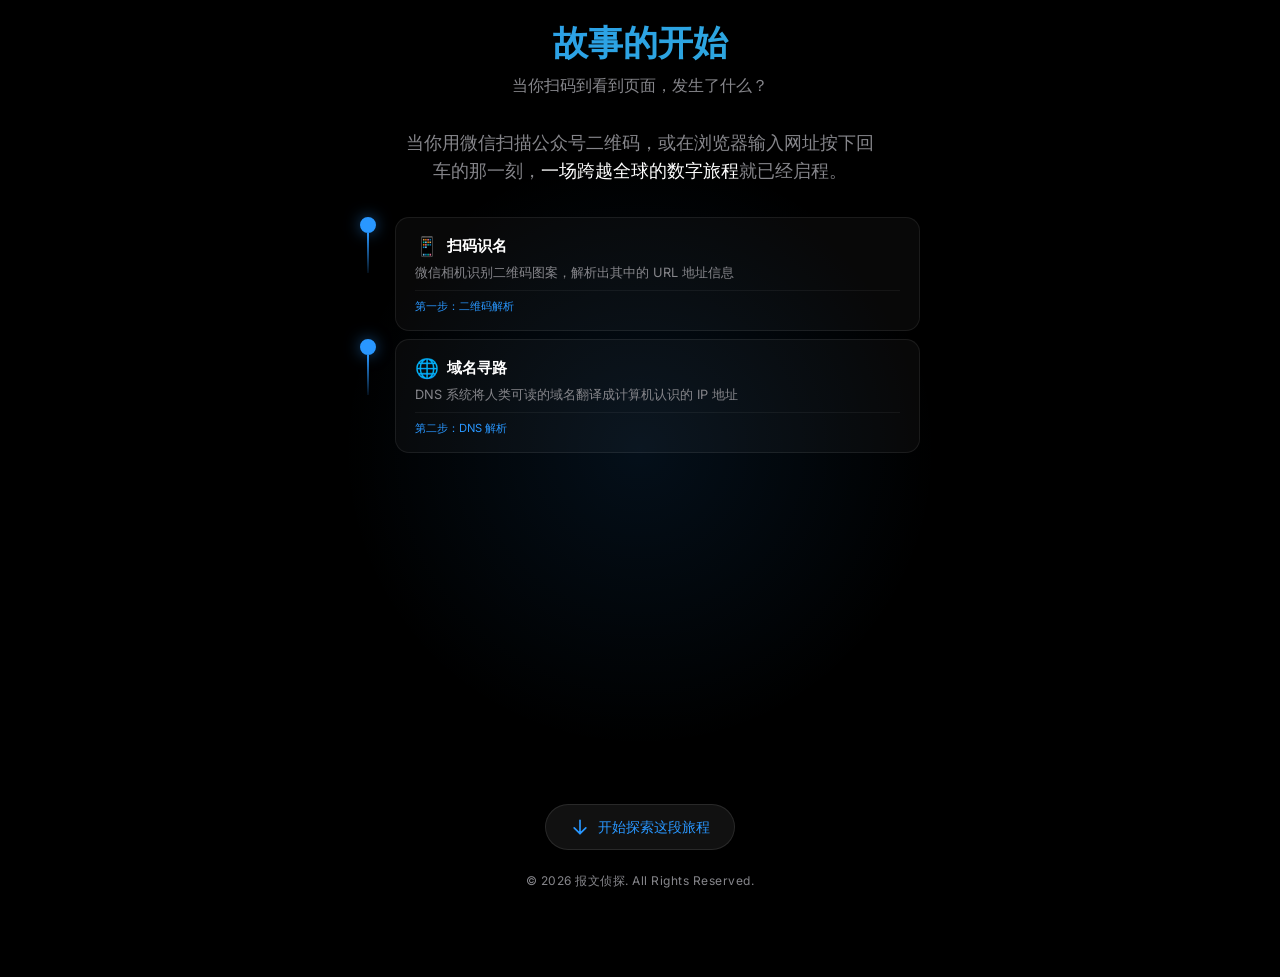
<file: journey.html>
<!DOCTYPE html>
<html lang="zh-CN">
<head>
    <meta charset="UTF-8">
    <meta name="viewport" content="width=device-width, initial-scale=1.0">
    <title>故事开始 | 毕业设计展</title>
    <link href="https://fonts.googleapis.com/css2?family=Inter:wght@300;500;800&display=swap" rel="stylesheet">
    <link rel="stylesheet" href="css/style.css">
    <script src="https://cdnjs.cloudflare.com/ajax/libs/gsap/3.12.2/gsap.min.js"></script>
    <style>
        * {
            margin: 0;
            padding: 0;
            box-sizing: border-box;
        }

        body {
            min-height: 100vh;
            background: #000;
            color: #fff;
            font-family: 'Inter', -apple-system, sans-serif;
            overflow-x: hidden;
        }

        .ambient-glow {
            position: fixed;
            width: 600px;
            height: 600px;
            background: radial-gradient(circle, rgba(41, 151, 255, 0.1) 0%, rgba(0,0,0,0) 70%);
            top: 50%;
            left: 50%;
            transform: translate(-50%, -50%);
            pointer-events: none;
            z-index: 0;
        }

        .wrapper {
            position: relative;
            z-index: 1;
            min-height: 100vh;
            padding: 20px;
            padding-bottom: 150px;
        }

        .header {
            text-align: center;
            margin-bottom: 2rem;
        }

        .page-title {
            font-size: 2.2rem;
            font-weight: 800;
            margin-bottom: 0.5rem;
            background: linear-gradient(135deg, #2997ff 0%, #30b0c7 100%);
            -webkit-background-clip: text;
            -webkit-text-fill-color: transparent;
            background-clip: text;
        }

        .page-subtitle {
            font-size: 1rem;
            color: #86868b;
            font-weight: 300;
        }

        /* 故事卡片 */
        .story-container {
            max-width: 600px;
            margin: 0 auto;
            padding: 0 20px;
        }

        .story-intro {
            text-align: center;
            margin-bottom: 2rem;
        }

        .intro-text {
            font-size: 1.1rem;
            color: #86868b;
            line-height: 1.6;
            max-width: 480px;
            margin: 0 auto;
        }

        .intro-highlight {
            color: #fff;
            font-weight: 400;
        }

        /* 时间线 */
        .timeline {
            display: flex;
            flex-direction: column;
            gap: 0;
        }

        .timeline-item {
            display: flex;
            align-items: flex-start;
            gap: 1.2rem;
            opacity: 0;
            transform: translateX(-20px);
        }

        .timeline-marker {
            display: flex;
            flex-direction: column;
            align-items: center;
            flex-shrink: 0;
        }

        .marker-dot {
            width: 16px;
            height: 16px;
            border-radius: 50%;
            background: rgba(41, 151, 255, 0.2);
            border: 2px solid #2997ff;
            display: flex;
            align-items: center;
            justify-content: center;
            z-index: 2;
        }

        .marker-dot.active {
            background: #2997ff;
            box-shadow: 0 0 15px rgba(41, 151, 255, 0.5);
        }

        .marker-line {
            width: 2px;
            flex: 1;
            min-height: 40px;
            background: linear-gradient(180deg, #2997ff 0%, rgba(41, 151, 255, 0.1) 100%);
        }

        .timeline-content {
            background: rgba(255, 255, 255, 0.03);
            border: 1px solid rgba(255, 255, 255, 0.08);
            border-radius: 14px;
            padding: 1rem 1.2rem;
            margin-bottom: 0.5rem;
            flex: 1;
            transition: all 0.4s ease;
        }

        .timeline-content:hover {
            border-color: rgba(41, 151, 255, 0.3);
            background: rgba(41, 151, 255, 0.05);
        }

        .content-header {
            display: flex;
            align-items: center;
            gap: 0.5rem;
            margin-bottom: 0.3rem;
        }

        .content-icon {
            font-size: 1.2rem;
        }

        .content-title {
            font-size: 0.95rem;
            font-weight: 600;
            color: #fff;
        }

        .content-desc {
            font-size: 0.8rem;
            color: #86868b;
            line-height: 1.5;
        }

        .content-page {
            font-size: 0.7rem;
            color: #2997ff;
            margin-top: 0.5rem;
            padding-top: 0.5rem;
            border-top: 1px solid rgba(255, 255, 255, 0.05);
        }

        /* 下一步按钮 */
        .next-arrow-btn {
            position: fixed;
            bottom: 50px;
            left: 50%;
            transform: translateX(-50%);
            display: flex;
            align-items: center;
            gap: 8px;
            background: rgba(20, 20, 20, 0.85);
            padding: 12px 24px;
            border-radius: 30px;
            backdrop-filter: blur(15px);
            border: 1px solid rgba(255, 255, 255, 0.1);
            color: #2997ff;
            text-decoration: none;
            font-size: 0.9rem;
            z-index: 100;
            width: max-content;
            white-space: nowrap;
        }

        .next-arrow-btn:hover {
            background: rgba(41, 151, 255, 0.15);
            border-color: #2997ff;
        }

        .next-arrow-btn svg {
            width: 20px;
            height: 20px;
        }

        /* 页脚 */
        .footer {
            position: fixed;
            bottom: 0;
            left: 0;
            width: 100%;
            padding: 0.6rem 0;
            text-align: center;
            font-size: 0.75rem;
            color: #86868b;
            background: rgba(0, 0, 0, 0.3);
            z-index: 50;
        }

        /* 移动端适配 */
        @media (max-width: 768px) {
            .wrapper {
                padding: 15px;
                padding-bottom: 140px;
            }

            .page-title {
                font-size: 1.5rem;
            }

            .page-subtitle {
                font-size: 0.9rem;
            }

            .intro-text {
                font-size: 1rem;
            }

            .timeline-item {
                gap: 1rem;
            }

            .timeline-content {
                padding: 0.9rem 1rem;
            }

            .content-title {
                font-size: 0.9rem;
            }

            .content-desc {
                font-size: 0.75rem;
            }

            .next-arrow-btn {
                bottom: 40px;
                padding: 10px 20px;
                font-size: 0.85rem;
            }
        }
    </style>
</head>
<body>
    <div class="ambient-glow"></div>

    <div class="wrapper">
        <div class="header">
            <h1 class="page-title">故事的开始</h1>
            <p class="page-subtitle">当你扫码到看到页面，发生了什么？</p>
        </div>

        <div class="story-container">
            <div class="story-intro">
                <p class="intro-text">
                    当你用微信扫描公众号二维码，或在浏览器输入网址按下回车的那一刻，<span class="intro-highlight">一场跨越全球的数字旅程</span>就已经启程。
                </p>
            </div>

            <div class="timeline" id="timeline">
                <!-- 步骤1 -->
                <div class="timeline-item">
                    <div class="timeline-marker">
                        <div class="marker-dot" id="dot1"></div>
                        <div class="marker-line"></div>
                    </div>
                    <div class="timeline-content">
                        <div class="content-header">
                            <span class="content-icon">📱</span>
                            <span class="content-title">扫码识名</span>
                        </div>
                        <p class="content-desc">微信相机识别二维码图案，解析出其中的 URL 地址信息</p>
                        <p class="content-page">第一步：二维码解析</p>
                    </div>
                </div>

                <!-- 步骤2 -->
                <div class="timeline-item">
                    <div class="timeline-marker">
                        <div class="marker-dot" id="dot2"></div>
                        <div class="marker-line"></div>
                    </div>
                    <div class="timeline-content">
                        <div class="content-header">
                            <span class="content-icon">🌐</span>
                            <span class="content-title">域名寻路</span>
                        </div>
                        <p class="content-desc">DNS 系统将人类可读的域名翻译成计算机认识的 IP 地址</p>
                        <p class="content-page">第二步：DNS 解析</p>
                    </div>
                </div>

                <!-- 步骤3 -->
                <div class="timeline-item">
                    <div class="timeline-marker">
                        <div class="marker-dot" id="dot3"></div>
                        <div class="marker-line"></div>
                    </div>
                    <div class="timeline-content">
                        <div class="content-header">
                            <span class="content-icon">🤝</span>
                            <span class="content-title">握手建连</span>
                        </div>
                        <p class="content-desc">TCP 协议通过三次握手，确保客户端与服务器之间建立可靠连接</p>
                        <p class="content-page">第三步：TCP 三次握手</p>
                    </div>
                </div>

                <!-- 步骤4 -->
                <div class="timeline-item">
                    <div class="timeline-marker">
                        <div class="marker-dot" id="dot4"></div>
                        <div class="marker-line"></div>
                    </div>
                    <div class="timeline-content">
                        <div class="content-header">
                            <span class="content-icon">🔒</span>
                            <span class="content-title">加密传输</span>
                        </div>
                        <p class="content-desc">TLS 证书验证身份，非对称加密保护你的数据安全传输</p>
                        <p class="content-page">第四步：HTTPS / TLS</p>
                    </div>
                </div>

                <!-- 步骤5 -->
                <div class="timeline-item">
                    <div class="timeline-marker">
                        <div class="marker-dot" id="dot5"></div>
                    </div>
                    <div class="timeline-content">
                        <div class="content-header">
                            <span class="content-icon">🎉</span>
                            <span class="content-title">页面呈现</span>
                        </div>
                        <p class="content-desc">服务器返回网页数据，浏览器解析渲染，你终于看到了这个页面</p>
                        <p class="content-page">终点：恭喜完成旅程</p>
                    </div>
                </div>
            </div>
        </div>
    </div>

    <a href="qr-code.html" class="next-arrow-btn">
        <svg width="24" height="24" viewBox="0 0 24 24" fill="none" xmlns="http://www.w3.org/2000/svg">
            <path d="M12 4V20M12 20L5 13M12 20L19 13" stroke="currentColor" stroke-width="2" stroke-linecap="round" stroke-linejoin="round"/>
        </svg>
        <span>开始探索这段旅程</span>
    </a>

    <footer class="footer">
        <p>&copy; 2026 报文侦探. All Rights Reserved.</p>
    </footer>

    <script>
        // 时间线动画
        window.addEventListener('DOMContentLoaded', () => {
            const items = document.querySelectorAll('.timeline-item');
            const dots = document.querySelectorAll('.marker-dot');

            // 依次显示时间线项
            items.forEach((item, index) => {
                setTimeout(() => {
                    item.style.opacity = '1';
                    item.style.transform = 'translateX(0)';
                    item.style.transition = 'all 0.5s ease';

                    // 激活对应的点
                    if (dots[index]) {
                        dots[index].classList.add('active');
                    }
                }, 500 + index * 600);
            });
        });
    </script>
</body>
</html>
</file>
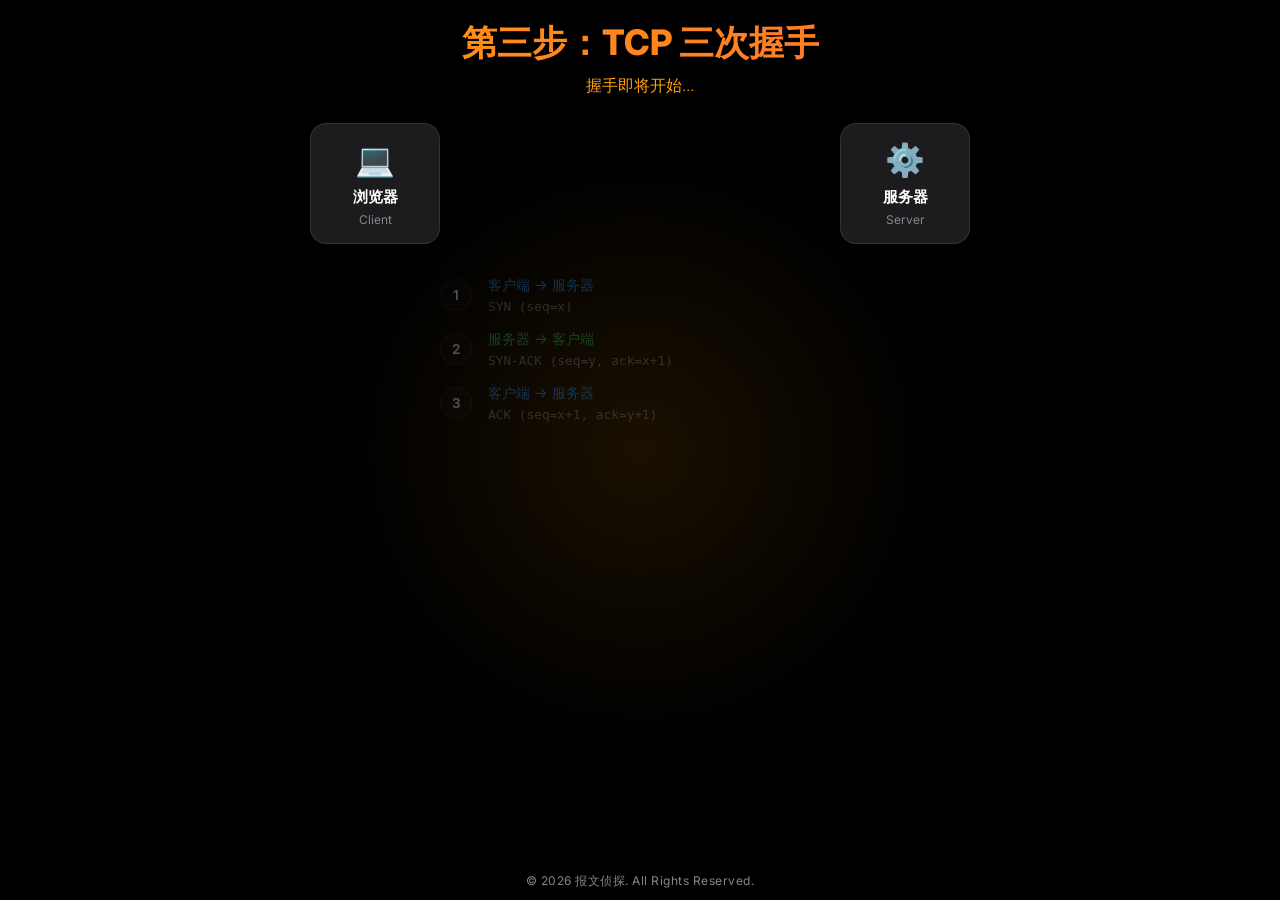
<file: tcp-ip.html>
<!DOCTYPE html>
<html lang="zh-CN">
<head>
    <meta charset="UTF-8">
    <meta name="viewport" content="width=device-width, initial-scale=1.0">
    <title>TCP 三次握手 | 毕业设计展</title>
    <link href="https://fonts.googleapis.com/css2?family=Inter:wght@300;500;800&display=swap" rel="stylesheet">
    <link rel="stylesheet" href="css/style.css">
    <script src="https://cdnjs.cloudflare.com/ajax/libs/gsap/3.12.2/gsap.min.js"></script>
    <style>
        * {
            margin: 0;
            padding: 0;
            box-sizing: border-box;
        }

        body {
            min-height: 100vh;
            background: #000;
            color: #fff;
            font-family: 'Inter', -apple-system, sans-serif;
            overflow-x: hidden;
        }

        .ambient-glow {
            position: fixed;
            width: 600px;
            height: 600px;
            background: radial-gradient(circle, rgba(255, 159, 10, 0.1) 0%, rgba(0,0,0,0) 70%);
            top: 50%;
            left: 50%;
            transform: translate(-50%, -50%);
            pointer-events: none;
            z-index: 0;
        }

        .wrapper {
            position: relative;
            z-index: 1;
            min-height: 100vh;
            padding: 20px;
            padding-bottom: 150px;
        }

        .header {
            text-align: center;
            margin-bottom: 1.5rem;
        }

        .page-title {
            font-size: 2.2rem;
            font-weight: 800;
            margin-bottom: 0.5rem;
            background: linear-gradient(135deg, #ff9f0a 0%, #ff6b35 100%);
            -webkit-background-clip: text;
            -webkit-text-fill-color: transparent;
            background-clip: text;
        }

        .status-text {
            font-size: 1rem;
            color: #ff9f0a;
            font-weight: 300;
            min-height: 1.5rem;
        }

        .status-text.success {
            color: #34c759;
        }

        /* 三次握手区域 */
        .handshake-container {
            max-width: 700px;
            margin: 0 auto;
            padding: 0 20px;
        }

        .handshake-visual {
            position: relative;
            display: flex;
            justify-content: space-between;
            margin-bottom: 2rem;
        }

        /* 两端标签 */
        .endpoint {
            background: #1c1c1e;
            border: 1px solid rgba(255, 255, 255, 0.1);
            border-radius: 16px;
            padding: 1rem 1.5rem;
            text-align: center;
            min-width: 130px;
        }

        .endpoint-icon {
            font-size: 2rem;
            margin-bottom: 0.5rem;
            display: block;
        }

        .endpoint-name {
            font-size: 0.95rem;
            font-weight: 600;
            color: #fff;
        }

        .endpoint-role {
            font-size: 0.75rem;
            color: #86868b;
            margin-top: 0.25rem;
        }

        /* 信号线区域 */
        .signal-lines {
            position: absolute;
            top: 50%;
            left: 50%;
            transform: translate(-50%, -50%);
            width: calc(100% - 260px);
            height: 200px;
            pointer-events: none;
        }

        .signal-line {
            position: absolute;
            left: 0;
            right: 0;
            height: 2px;
            background: rgba(255, 255, 255, 0.1);
        }

        .signal-line:nth-child(1) { top: 0; }
        .signal-line:nth-child(2) { top: 50%; }
        .signal-line:nth-child(3) { top: 100%; }

        /* 报文卡片 */
        .packet-card {
            background: rgba(255, 159, 10, 0.1);
            border: 1px solid rgba(255, 159, 10, 0.3);
            border-radius: 12px;
            padding: 1rem 1.5rem;
            text-align: center;
            opacity: 0;
            transform: translateY(10px);
            transition: all 0.5s ease;
            margin-bottom: 1rem;
        }

        .packet-card.active {
            opacity: 1;
            transform: translateY(0);
        }

        .packet-card.success {
            background: rgba(52, 199, 89, 0.1);
            border-color: rgba(52, 199, 89, 0.3);
        }

        .packet-label {
            font-size: 0.75rem;
            color: #86868b;
            margin-bottom: 0.3rem;
        }

        .packet-content {
            font-family: 'Courier New', monospace;
            font-size: 0.95rem;
            color: #ff9f0a;
        }

        .packet-card.success .packet-content {
            color: #34c759;
        }

        .packet-direction {
            font-size: 1.2rem;
            margin-bottom: 0.5rem;
        }

        /* 握手步骤 */
        .handshake-steps {
            display: flex;
            flex-direction: column;
            gap: 1rem;
            max-width: 400px;
            margin: 0 auto;
        }

        .step-item {
            display: flex;
            align-items: center;
            gap: 1rem;
            opacity: 0.3;
            transition: all 0.4s ease;
        }

        .step-item.active {
            opacity: 1;
        }

        .step-number {
            width: 32px;
            height: 32px;
            border-radius: 50%;
            background: rgba(255, 255, 255, 0.05);
            border: 1px solid rgba(255, 255, 255, 0.1);
            display: flex;
            align-items: center;
            justify-content: center;
            font-size: 0.85rem;
            font-weight: 600;
            flex-shrink: 0;
        }

        .step-item.active .step-number {
            background: rgba(255, 159, 10, 0.2);
            border-color: #ff9f0a;
            color: #ff9f0a;
        }

        .step-item.success .step-number {
            background: rgba(52, 199, 89, 0.2);
            border-color: #34c759;
            color: #34c759;
        }

        .step-text {
            font-size: 0.9rem;
            color: #86868b;
        }

        .step-item.active .step-text {
            color: #fff;
        }

        .step-item.success .step-text {
            color: #34c759;
        }

        /* 结果卡片 */
        .result-card {
            background: rgba(52, 199, 89, 0.1);
            border: 1px solid rgba(52, 199, 89, 0.3);
            border-radius: 16px;
            padding: 1.5rem 2rem;
            text-align: center;
            max-width: 350px;
            margin: 2rem auto 0;
            opacity: 0;
            transform: translateY(20px);
        }

        .result-card.show {
            opacity: 1;
            transform: translateY(0);
        }

        .result-icon {
            font-size: 2.5rem;
            margin-bottom: 0.5rem;
        }

        .result-title {
            font-size: 1.1rem;
            font-weight: 600;
            color: #34c759;
            margin-bottom: 0.5rem;
        }

        .result-desc {
            font-size: 0.85rem;
            color: #86868b;
            line-height: 1.5;
        }

        /* 下一步按钮 */
        .next-arrow-btn {
            position: fixed;
            bottom: 50px;
            left: 50%;
            transform: translateX(-50%);
            display: flex;
            align-items: center;
            gap: 8px;
            background: rgba(20, 20, 20, 0.85);
            padding: 12px 24px;
            border-radius: 30px;
            backdrop-filter: blur(15px);
            border: 1px solid rgba(255, 255, 255, 0.1);
            color: #ff9f0a;
            text-decoration: none;
            font-size: 0.9rem;
            z-index: 100;
            width: max-content;
            white-space: nowrap;
            opacity: 0;
            pointer-events: none;
            transition: opacity 0.5s ease;
        }

        .next-arrow-btn.show {
            opacity: 1;
            pointer-events: auto;
        }

        .next-arrow-btn:hover {
            background: rgba(255, 159, 10, 0.15);
            border-color: #ff9f0a;
        }

        .next-arrow-btn svg {
            width: 20px;
            height: 20px;
        }

        /* 页脚 */
        .footer {
            position: fixed;
            bottom: 0;
            left: 0;
            width: 100%;
            padding: 0.6rem 0;
            text-align: center;
            font-size: 0.75rem;
            color: #86868b;
            background: rgba(0, 0, 0, 0.3);
            z-index: 50;
        }

        /* 移动端适配 */
        @media (max-width: 768px) {
            .wrapper {
                padding: 15px;
                padding-bottom: 140px;
            }

            .page-title {
                font-size: 1.4rem;
            }

            .status-text {
                font-size: 0.9rem;
            }

            .handshake-container {
                padding: 0 10px;
            }

            .endpoint {
                padding: 0.8rem 1rem;
                min-width: 100px;
            }

            .endpoint-icon {
                font-size: 1.5rem;
            }

            .endpoint-name {
                font-size: 0.85rem;
            }

            .endpoint-role {
                font-size: 0.65rem;
            }

            .packet-card {
                padding: 0.8rem 1rem;
            }

            .packet-content {
                font-size: 0.85rem;
            }

            .step-text {
                font-size: 0.8rem;
            }

            .result-card {
                padding: 1.2rem 1.5rem;
            }

            .next-arrow-btn {
                bottom: 40px;
                padding: 10px 20px;
                font-size: 0.85rem;
            }
        }
    </style>
</head>
<body>
    <div class="ambient-glow"></div>

    <div class="wrapper">
        <div class="header">
            <h1 class="page-title">第三步：TCP 三次握手</h1>
            <div class="status-text" id="statusText">握手即将开始...</div>
        </div>

        <div class="handshake-container">
            <!-- 两端展示 -->
            <div class="handshake-visual">
                <div class="endpoint" id="client">
                    <span class="endpoint-icon">💻</span>
                    <div class="endpoint-name">浏览器</div>
                    <div class="endpoint-role">Client</div>
                </div>
                <div class="endpoint" id="server">
                    <span class="endpoint-icon">⚙️</span>
                    <div class="endpoint-name">服务器</div>
                    <div class="endpoint-role">Server</div>
                </div>
            </div>

            <!-- 握手步骤 -->
            <div class="handshake-steps">
                <!-- 步骤1 -->
                <div class="step-item" id="step1">
                    <div class="step-number">1</div>
                    <div class="step-text">
                        <div style="color: #2997ff; margin-bottom: 0.25rem;">客户端 → 服务器</div>
                        <div style="font-family: monospace; font-size: 0.8rem;">SYN (seq=x)</div>
                    </div>
                </div>

                <!-- 步骤2 -->
                <div class="step-item" id="step2">
                    <div class="step-number">2</div>
                    <div class="step-text">
                        <div style="color: #34c759; margin-bottom: 0.25rem;">服务器 → 客户端</div>
                        <div style="font-family: monospace; font-size: 0.8rem;">SYN-ACK (seq=y, ack=x+1)</div>
                    </div>
                </div>

                <!-- 步骤3 -->
                <div class="step-item" id="step3">
                    <div class="step-number">3</div>
                    <div class="step-text">
                        <div style="color: #2997ff; margin-bottom: 0.25rem;">客户端 → 服务器</div>
                        <div style="font-family: monospace; font-size: 0.8rem;">ACK (seq=x+1, ack=y+1)</div>
                    </div>
                </div>
            </div>

            <!-- 结果卡片 -->
            <div class="result-card" id="resultCard">
                <div class="result-icon">🤝</div>
                <div class="result-title">连接已建立！</div>
                <div class="result-desc">可靠连接已就绪，可以开始传输数据了。</div>
            </div>
        </div>
    </div>

    <a href="https-tls.html" class="next-arrow-btn" id="nextBtn">
        <svg width="24" height="24" viewBox="0 0 24 24" fill="none" xmlns="http://www.w3.org/2000/svg">
            <path d="M12 4V20M12 20L5 13M12 20L19 13" stroke="currentColor" stroke-width="2" stroke-linecap="round" stroke-linejoin="round"/>
        </svg>
        <span>连接已就绪，如何保障安全？</span>
    </a>

    <footer class="footer">
        <p>&copy; 2026 报文侦探. All Rights Reserved.</p>
    </footer>

    <script>
        // TCP 三次握手动画序列
        const steps = [
            { step: 'step1', status: '1. 客户端发送 SYN，请求建立连接', delay: 1000 },
            { step: null, status: '2. 服务器收到 SYN，返回 SYN-ACK', delay: 1200 },
            { step: 'step2', status: '3. 服务器返回 SYN-ACK，确认请求', delay: 1000 },
            { step: null, status: '4. 客户端发送 ACK，确认连接', delay: 1200 },
            { step: 'step3', status: '5. 三次握手完成，可靠连接建立！', delay: 800 }
        ];

        let currentStep = 0;

        function runHandshakeStep() {
            if (currentStep >= steps.length) {
                showResult();
                return;
            }

            const step = steps[currentStep];

            if (step.step) {
                // 高亮当前步骤
                document.querySelectorAll('.step-item').forEach(s => s.classList.remove('active'));
                const stepEl = document.getElementById(step.step);
                if (stepEl) stepEl.classList.add('active');
            }

            if (step.status) {
                const statusText = document.getElementById('statusText');
                statusText.textContent = step.status;
                if (currentStep === steps.length - 1) {
                    statusText.classList.add('success');
                }
            }

            currentStep++;
            setTimeout(runHandshakeStep, step.delay);
        }

        function showResult() {
            // 所有步骤完成
            document.querySelectorAll('.step-item').forEach(s => {
                s.classList.remove('active');
                s.classList.add('success');
            });

            // 显示结果卡片
            setTimeout(() => {
                document.getElementById('resultCard').classList.add('show');
            }, 500);

            // 显示下一步按钮
            setTimeout(() => {
                document.getElementById('nextBtn').classList.add('show');
            }, 1000);

            // 缓慢滑动到底部
            setTimeout(() => {
                window.scrollTo({
                    top: document.body.scrollHeight,
                    behavior: 'smooth'
                });
            }, 1200);
        }

        // 页面加载后开始动画
        window.addEventListener('DOMContentLoaded', () => {
            setTimeout(runHandshakeStep, 1500);
        });
    </script>
</body>
</html>
</file>
<file: css/style.css>
/* ==========================================================================
   📱 移动端与手机完美适配 (Responsive Design) - 顶置无空白最终版
   ========================================================================== */
@media (max-width: 768px) {
    /* ⚡ 锁死手机端的根节点和视口宽度，彻底消除横向Bug */
    html, body {
        width: 100% !important;
        max-width: 100% !important;
        overflow-x: hidden !important; 
    }

    /* 1. 彻底清除 body 的默认居中和多余内边距 */
    body {
        overflow-y: auto !important;
        height: auto !important;
        min-height: 100vh !important;
        padding: 0 !important; 
        display: block !important; /* 强制流式布局 */
    }

    /* 🎯 终极修复：把内容容器强制拉回顶部，消灭大空白 */
    .container {
        height: auto !important;
        min-height: 70vh !important;
        width: 100% !important; 
        max-width: 100% !important;
        padding: 40px 20px 120px 20px !important; /* 顶端留出 40px 高级留白，底端留 120px 给固定按钮，中间无多余空白 */
        margin: 0 !important;
        display: flex !important;      /* 手机端改回垂直弹性，但方向改为列 */
        flex-direction: column !important;
        justify-content: flex-start !important; /* 核心：让所有组件从最上方开始紧凑排列 */
        align-items: center !important;
        box-sizing: border-box !important;
    }

    /* ⚡ 防止背景炫酷光晕在手机端把宽度撑开 */
    .ambient-glow {
        width: 280px !important;  
        height: 280px !important;
        top: 10% !important; /* 光晕跟随上移 */
    }

    /* 🎯 下一步胶囊按钮死死固定在手机屏幕底部，雷打不动 */
    .next-arrow-btn {
        position: fixed !important;
        bottom: 50px !important;      
        left: 50% !important;
        transform: translateX(-50%) !important; 
        width: max-content !important;  
        max-width: 90vw !important;    
        margin: 0 !important;
        z-index: 9999 !important;      
        background: rgba(20, 20, 20, 0.85) !important; 
        padding: 10px 20px !important;  
        border-radius: 30px !important; 
        backdrop-filter: blur(15px) !important;
        -webkit-backdrop-filter: blur(15px) !important;
        border: 1px solid rgba(255, 255, 255, 0.1) !important; 
        display: flex !important;
        flex-direction: row !important; 
        align-items: center !important;
        justify-content: center !important;
        gap: 8px !important;           
    }
    
    .arrow-text {
        margin-top: 0 !important;
        font-size: 0.9rem !important;
        white-space: nowrap !important; 
        color: #2997ff !important;     
    }

    .next-arrow-btn svg {
        animation: bounce-mobile 2s infinite !important;
        flex-shrink: 0 !important;
        margin: 0 !important;
    }

    /* 2. 各页大字报排版自适应优化 */
    .hero-title {
        font-size: 2rem !important;
        line-height: 1.3 !important;
        text-align: center !important;
        margin-top: 20px !important; /* 适当给大标题加点上边距 */
        margin-bottom: 1rem !important;
    }
    .hero-desc {
        font-size: 0.95rem !important;
        padding: 0 !important;
        text-align: center !important;
        line-height: 1.6 !important;
        margin-bottom: 2rem !important;
    }

    /* 3. 关于我卡片流式排列 */
    .about-grid {
        display: flex !important;
        flex-direction: column !important;
        width: 100% !important;
        gap: 1.5rem !important;
        margin-bottom: 0 !important;
        margin-top: -10px !important;
    }

    /* about.html 顶部对齐处理 - 覆盖默认的justify-content: center */
    .container {
        justify-content: flex-start !important;
        padding-top: 0 !important;
    }
    .left-brand {
        text-align: center !important;
        width: 100% !important;
        margin-top: 0 !important;
    }
    .left-brand h2, .left-brand .hero-desc {
        text-align: center !important;
    }
    .left-brand .hero-title {
        margin-top: 0 !important;
    }
    .left-brand .brand-tag {
        margin-top: 0 !important;
    }
    .right-cards {
        width: 100% !important; 
        gap: 1rem !important;
    }
    .info-card {
        width: 100% !important; 
        padding: 1.25rem !important; 
        box-sizing: border-box !important;
    }

    /* 4. DNS 树状解析节点 */
    .dns-zone {
        width: 100%;
        gap: 5px;
        margin: 2rem 0 !important;
        box-sizing: border-box !important;
    }
    .dns-node {
        padding: 0.6rem 0.3rem;
        width: 23%;
        box-sizing: border-box !important;
    }
    .dns-node h4 { font-size: 0.75rem; }
    .dns-node p { display: none; }

    /* 5. TCP 三次握手区域 */
    .handshake-area { 
        width: 100% !important; 
        max-width: 100% !important;
        height: 260px; 
        margin: 1rem 0 !important;
        box-sizing: border-box !important;
    }
    .side-label { font-size: 0.8rem; }

    /* 6. HTTPS 安全盾牌 */
    .secure-container { flex-direction: column; gap: 1.5rem; margin: 2rem 0 !important; }

    /* 7. 终点站：证书 */
    .paper-certificate {
        width: 100% !important;
        max-width: 100% !important;
        height: auto;
        padding: 1.5rem 1rem;
        border-width: 6px;
        box-sizing: border-box !important;
        margin-top: 10px !important;
    }
}

@keyframes bounce-mobile {
    0%, 20%, 50%, 80%, 100% { transform: translateY(0); }
    40% { transform: translateY(4px); }
    60% { transform: translateY(2px); }
}

/* ==========================================================================
   页脚版权信息样式
   ========================================================================== */
.footer {
    width: 100%;
    padding: 0.8rem 0;
    text-align: center;
    font-size: 0.75rem;
    color: #86868b;
    background: rgba(0, 0, 0, 0.3);
    position: fixed;
    bottom: 0;
    left: 0;
    z-index: 1;
}

.footer p {
    margin: 0;
    letter-spacing: 0.5px;
}

/* 移动端适配 */
@media (max-width: 768px) {
    .footer {
        bottom: 0;
        font-size: 0.7rem;
        padding: 0.6rem 0;
    }
}
</file>
